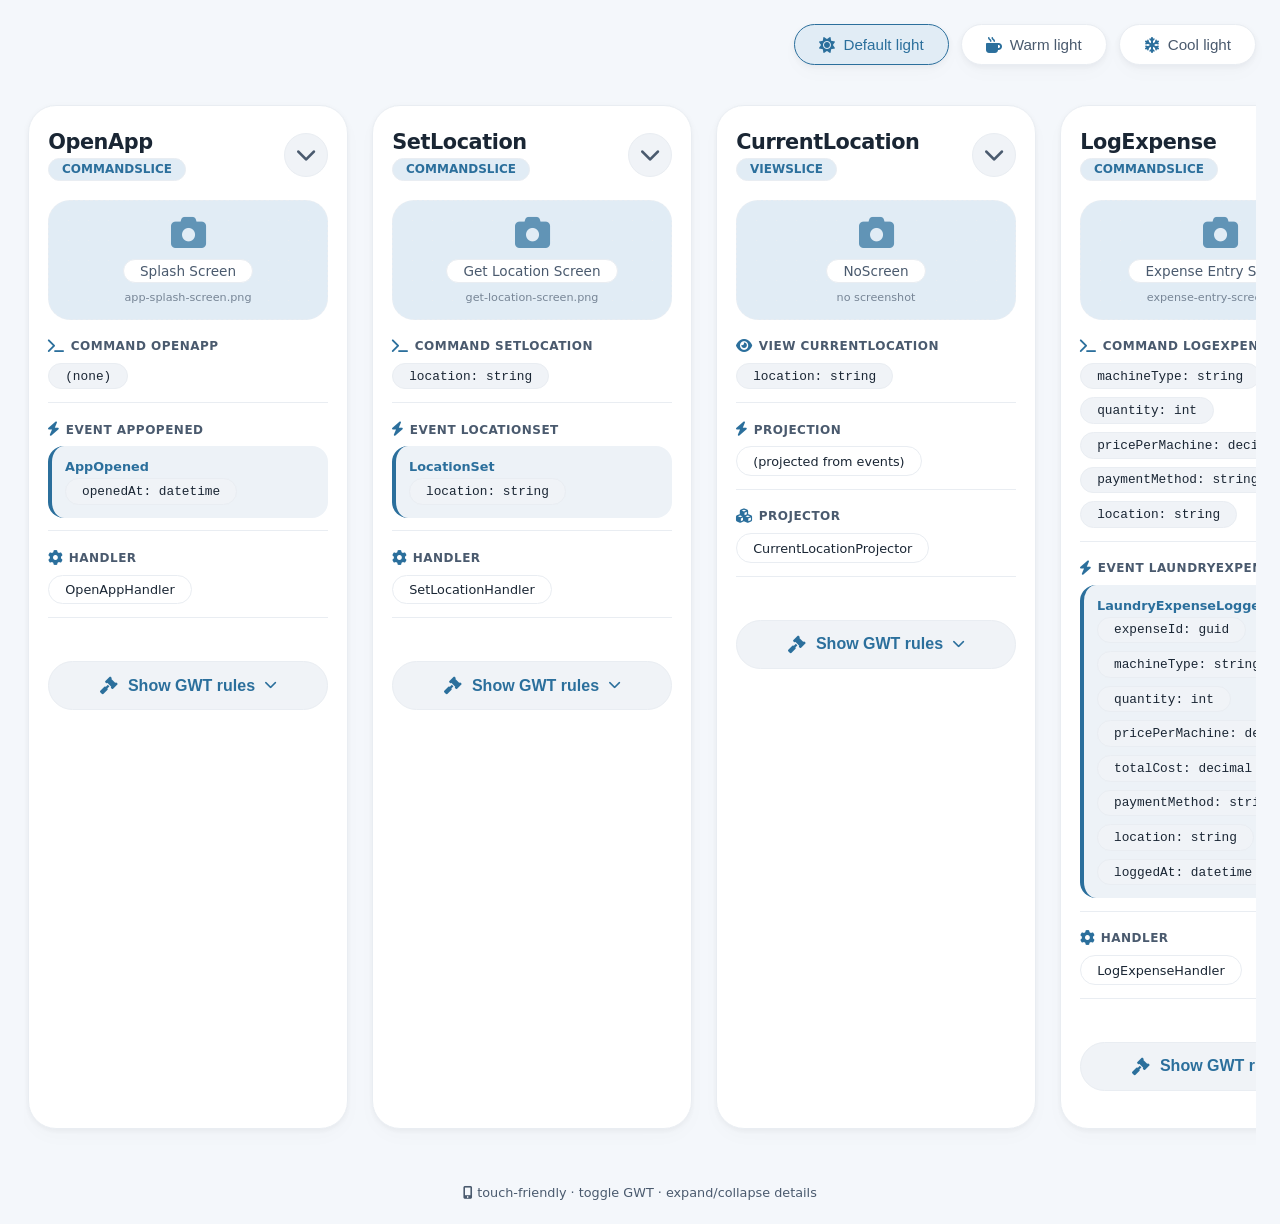
<file: exploration/deepseek_html_20260315_1f9d44.html>
<!DOCTYPE html>
<html lang="en">
<head>
    <meta charset="UTF-8">
    <meta name="viewport" content="width=device-width, initial-scale=1.0, user-scalable=yes">
    <title>LaundryLog · event modeling (light themes)</title>
    <!-- Font Awesome 6 (free) for icons & touch-friendly controls -->
    <link rel="stylesheet" href="https://cdnjs.cloudflare.com/ajax/libs/font-awesome/6.0.0-beta3/css/all.min.css">
    <style>
        /* ----- RESET & BASE (light mode first) ----- */
        * {
            box-sizing: border-box;
            margin: 0;
            padding: 0;
        }

        body {
            font-family: 'Inter', system-ui, -apple-system, BlinkMacSystemFont, 'Segoe UI', Roboto, sans-serif;
            background: var(--bg-body);
            color: var(--text-primary);
            padding: 1.5rem;
            min-height: 100vh;
            display: flex;
            flex-direction: column;
            transition: background-color 0.2s, color 0.2s;
        }

        /* light theme variables (default) */
        body {
            --bg-body: #f4f7fb;
            --bg-card: #ffffff;
            --border-light: #e9edf2;
            --text-primary: #1a2634;
            --text-secondary: #4a5a6e;
            --accent-primary: #2b6f9c;
            --accent-soft: #e1ecf5;
            --badge-bg: #f0f3f7;
            --shadow: 0 8px 20px rgba(0,0,0,0.02), 0 2px 6px rgba(0,20,40,0.05);
            --hover-bg: #f9fcff;
            --gwt-bg: #f8fafd;
            --code-bg: #edf2f7;
        }

        /* warm light theme */
        body.theme-warm {
            --bg-body: #fef7f0;
            --bg-card: #fffaf5;
            --border-light: #f0e5da;
            --text-primary: #342a1f;
            --text-secondary: #685e54;
            --accent-primary: #b16e4b;
            --accent-soft: #ffefe4;
            --badge-bg: #f5ede5;
            --shadow: 0 8px 20px rgba(100, 50, 10, 0.03);
            --hover-bg: #fff4ea;
            --gwt-bg: #fdf3ea;
            --code-bg: #f7e9de;
        }

        /* cool light theme */
        body.theme-cool {
            --bg-body: #eff9f5;
            --bg-card: #ffffff;
            --border-light: #d9eee5;
            --text-primary: #1c3d35;
            --text-secondary: #3f5f56;
            --accent-primary: #2c7a6e;
            --accent-soft: #d9f0ea;
            --badge-bg: #e2f0eb;
            --shadow: 0 8px 20px rgba(20, 80, 60, 0.03);
            --hover-bg: #f3fdf9;
            --gwt-bg: #edf9f4;
            --code-bg: #e0f0e9;
        }

        /* ----- LAYOUT ----- */
        .theme-panel {
            display: flex;
            gap: 0.75rem;
            justify-content: flex-end;
            margin-bottom: 2rem;
            flex-wrap: wrap;
        }

        .theme-btn {
            background: var(--bg-card);
            border: 1px solid var(--border-light);
            border-radius: 40px;
            padding: 0.7rem 1.5rem;
            font-size: 0.95rem;
            font-weight: 500;
            color: var(--text-secondary);
            cursor: pointer;
            box-shadow: var(--shadow);
            transition: all 0.15s;
            display: inline-flex;
            align-items: center;
            gap: 8px;
            touch-action: manipulation;
        }

        .theme-btn i {
            color: var(--accent-primary);
            font-size: 1rem;
        }

        .theme-btn.active {
            border-color: var(--accent-primary);
            background: var(--accent-soft);
            color: var(--accent-primary);
        }

        .columns-container {
            display: flex;
            flex-direction: row;
            gap: 1.5rem;
            overflow-x: auto;
            padding: 0.5rem 0.25rem 1.5rem 0.25rem;
            scrollbar-width: thin;
            scrollbar-color: var(--accent-primary) var(--border-light);
            -webkit-overflow-scrolling: touch;
        }

        .columns-container::-webkit-scrollbar {
            height: 8px;
        }
        .columns-container::-webkit-scrollbar-track {
            background: var(--border-light);
            border-radius: 20px;
        }
        .columns-container::-webkit-scrollbar-thumb {
            background: var(--accent-primary);
            border-radius: 20px;
        }

        /* ----- SLICE COLUMN CARD ----- */
        .slice-column {
            flex: 0 0 320px;
            background: var(--bg-card);
            border-radius: 28px;
            box-shadow: var(--shadow);
            border: 1px solid var(--border-light);
            padding: 1.5rem 1.2rem 1.5rem 1.2rem;
            transition: background 0.2s, border 0.2s;
            display: flex;
            flex-direction: column;
            backdrop-filter: blur(2px);
            touch-action: pan-y pinch-zoom; /* preserve scroll */
        }

        /* header always visible */
        .col-header {
            display: flex;
            align-items: center;
            justify-content: space-between;
            margin-bottom: 1.2rem;
        }
        .title-group {
            display: flex;
            flex-direction: column;
            gap: 4px;
        }
        .slice-name {
            font-weight: 700;
            font-size: 1.3rem;
            letter-spacing: -0.02em;
            color: var(--text-primary);
        }
        .slice-type {
            font-size: 0.75rem;
            font-weight: 600;
            text-transform: uppercase;
            color: var(--accent-primary);
            background: var(--accent-soft);
            display: inline-block;
            padding: 0.2rem 0.8rem;
            border-radius: 30px;
            width: fit-content;
            border: 1px solid var(--border-light);
        }
        .collapse-btn {
            background: var(--badge-bg);
            border: 1px solid var(--border-light);
            color: var(--text-secondary);
            width: 44px;
            height: 44px;
            border-radius: 50%;
            display: flex;
            align-items: center;
            justify-content: center;
            font-size: 1.3rem;
            cursor: pointer;
            transition: 0.1s;
            touch-action: manipulation;
        }
        .collapse-btn:hover {
            background: var(--hover-bg);
            color: var(--accent-primary);
        }

        /* origin image / snapshot placeholder */
        .origin-snapshot {
            background: var(--accent-soft);
            border: 1px dashed var(--border-light);
            border-radius: 22px;
            height: 120px;
            margin-bottom: 1.2rem;
            display: flex;
            flex-direction: column;
            align-items: center;
            justify-content: center;
            color: var(--text-secondary);
            font-size: 0.85rem;
            font-weight: 500;
            gap: 8px;
            transition: background 0.2s;
            background-image: radial-gradient(circle at 20px 20px, var(--border-light) 1px, transparent 1px);
            background-size: 20px 20px;
        }
        .origin-snapshot i {
            font-size: 2.2rem;
            opacity: 0.7;
            color: var(--accent-primary);
        }
        .snapshot-label {
            background: var(--bg-card);
            padding: 0.2rem 1rem;
            border-radius: 40px;
            border: 1px solid var(--border-light);
            max-width: 90%;
            white-space: nowrap;
            overflow: hidden;
            text-overflow: ellipsis;
        }

        /* collapsible details section */
        .details-section {
            transition: opacity 0.2s, margin 0.2s;
            margin-bottom: 1rem;
        }
        .details-section.collapsed {
            display: none;
        }

        /* info blocks */
        .info-block {
            margin-bottom: 1.2rem;
            border-bottom: 1px solid var(--border-light);
            padding-bottom: 0.8rem;
        }
        .block-title {
            font-size: 0.75rem;
            text-transform: uppercase;
            letter-spacing: 0.5px;
            font-weight: 600;
            color: var(--text-secondary);
            margin-bottom: 0.6rem;
            display: flex;
            align-items: center;
            gap: 6px;
        }
        .block-title i {
            color: var(--accent-primary);
            font-size: 0.9rem;
        }
        .field-list {
            display: flex;
            flex-wrap: wrap;
            gap: 8px;
        }
        .field-tag {
            background: var(--badge-bg);
            border-radius: 30px;
            padding: 0.3rem 1rem;
            font-size: 0.8rem;
            border: 1px solid var(--border-light);
            color: var(--text-primary);
            font-family: 'SF Mono', 'Fira Code', monospace;
        }
        .event-row {
            background: var(--code-bg);
            border-radius: 16px;
            padding: 0.8rem;
            font-size: 0.8rem;
            border-left: 4px solid var(--accent-primary);
        }
        .event-name {
            font-weight: 700;
            color: var(--accent-primary);
            margin-bottom: 4px;
        }
        .handler-name {
            background: var(--bg-card);
            border-radius: 20px;
            padding: 0.4rem 1rem;
            border: 1px solid var(--border-light);
            display: inline-block;
            font-size: 0.8rem;
            font-weight: 500;
        }

        /* GWT toggle button (always visible, touch friendly) */
        .gwt-toggle-btn {
            width: 100%;
            background: var(--badge-bg);
            border: 1px solid var(--border-light);
            border-radius: 50px;
            padding: 0.9rem 0.5rem;
            font-weight: 600;
            font-size: 1rem;
            color: var(--accent-primary);
            display: flex;
            align-items: center;
            justify-content: center;
            gap: 10px;
            margin: 0.5rem 0 0.8rem 0;
            cursor: pointer;
            transition: 0.15s;
            touch-action: manipulation;
        }
        .gwt-toggle-btn i {
            font-size: 1.1rem;
        }
        .gwt-toggle-btn:hover {
            background: var(--hover-bg);
            border-color: var(--accent-primary);
        }

        /* GWT block (hidden by default) */
        .gwt-block {
            background: var(--gwt-bg);
            border-radius: 24px;
            padding: 1rem;
            border: 1px solid var(--border-light);
            transition: 0.2s;
            margin-top: 0.2rem;
        }
        .gwt-block.hidden {
            display: none;
        }
        .gwt-item {
            background: var(--bg-card);
            border-radius: 18px;
            padding: 1rem;
            margin-bottom: 0.8rem;
            border: 1px solid var(--border-light);
            font-size: 0.85rem;
        }
        .gwt-item:last-child {
            margin-bottom: 0;
        }
        .gwt-given, .gwt-when, .gwt-then {
            display: flex;
            align-items: baseline;
            gap: 8px;
            margin-bottom: 6px;
        }
        .gwt-label {
            font-weight: 600;
            color: var(--text-secondary);
            min-width: 55px;
            text-transform: uppercase;
            font-size: 0.7rem;
        }
        .gwt-value {
            color: var(--text-primary);
            font-family: 'SF Mono', monospace;
            background: var(--code-bg);
            padding: 0.2rem 0.6rem;
            border-radius: 30px;
        }
        .gwt-desc {
            margin-top: 8px;
            font-style: italic;
            color: var(--text-secondary);
            border-top: 1px dashed var(--border-light);
            padding-top: 6px;
        }

        .small-note {
            font-size: 0.7rem;
            color: var(--text-secondary);
            margin-top: 8px;
            text-align: right;
        }

        /* touch adjustments */
        button {
            cursor: pointer;
            -webkit-tap-highlight-color: transparent;
        }
        .fa-chevron-down, .fa-chevron-up {
            pointer-events: none;
        }
    </style>
</head>
<body>
    <!-- theme switcher (light mode styles) -->
    <div class="theme-panel">
        <button class="theme-btn active" data-theme="default"><i class="fas fa-sun"></i> Default light</button>
        <button class="theme-btn" data-theme="warm"><i class="fas fa-mug-hot"></i> Warm light</button>
        <button class="theme-btn" data-theme="cool"><i class="fas fa-snowflake"></i> Cool light</button>
    </div>

    <!-- columns container (event modeling slices) -->
    <div class="columns-container" id="columnsContainer"></div>

    <script>
        (function() {
            // ---------- SLICE DATA (from provided .toml files) ----------
            const slices = [
                {
                    id: "019644a1-b1a0-7000-8000-000000000100",
                    name: "OpenApp",
                    type: "CommandSlice",
                    description: "Truck driver opens the LaundryLog app",
                    origin: { name: "Splash Screen", snapshot: "app-splash-screen.png", facets: ["business.emd"] },
                    command: { name: "OpenApp", fields: [] },
                    handler: "OpenAppHandler",
                    events: [{ name: "AppOpened", fields: [{ name: "openedAt", type: "datetime" }] }],
                    gwt: [{
                        name: "OpenApp",
                        given: "Unit",
                        when: "OpenApp",
                        then: "AppOpened",
                        description: "No prior state needed. App opened."
                    }]
                },
                {
                    id: "019644a1-b1a0-7000-8000-000000000300",
                    name: "SetLocation",
                    type: "CommandSlice",
                    description: "Truck driver provides the laundromat location",
                    origin: { name: "Get Location Screen", snapshot: "get-location-screen.png", facets: ["business.emd"] },
                    command: { name: "SetLocation", fields: [{ name: "location", type: "string" }] },
                    handler: "SetLocationHandler",
                    events: [{ name: "LocationSet", fields: [{ name: "location", type: "string" }] }],
                    gwt: [{
                        name: "SetLocation",
                        given: ["AppOpened"],
                        when: "SetLocation",
                        then: "LocationSet",
                        description: "App has been opened, driver provides location."
                    }]
                },
                {
                    id: "019644a1-b1a0-7000-8000-000000000400",
                    name: "CurrentLocation",
                    type: "ViewSlice",
                    description: "Provides the current laundromat location for expense entry",
                    origin: { name: "NoScreen", snapshot: null, facets: ["business"] },
                    view: { name: "CurrentLocation", fields: [{ name: "location", type: "string" }] },
                    projector: "CurrentLocationProjector",
                    events: [],  // no event directly; view projection based on LocationSet
                    gwt: [{
                        name: "LocationAvailable",
                        given: ["LocationSet"],
                        then: "CurrentLocation",
                        description: "Location has been set, provide it for expense entry."
                    }]
                },
                {
                    id: "019644a1-b1a0-7000-8000-000000000500",
                    name: "LogExpense",
                    type: "CommandSlice",
                    description: "Truck driver logs a laundry expense",
                    origin: { name: "Expense Entry Screen", snapshot: "expense-entry-screen.png", facets: ["business.emd"] },
                    command: { name: "LogExpense", fields: [
                        { name: "machineType", type: "string" },
                        { name: "quantity", type: "int" },
                        { name: "pricePerMachine", type: "decimal" },
                        { name: "paymentMethod", type: "string" },
                        { name: "location", type: "string" }
                    ]},
                    handler: "LogExpenseHandler",
                    events: [{ name: "LaundryExpenseLogged", fields: [
                        { name: "expenseId", type: "guid" },
                        { name: "machineType", type: "string" },
                        { name: "quantity", type: "int" },
                        { name: "pricePerMachine", type: "decimal" },
                        { name: "totalCost", type: "decimal" },
                        { name: "paymentMethod", type: "string" },
                        { name: "location", type: "string" },
                        { name: "loggedAt", type: "datetime" }
                    ]}],
                    gwt: [{
                        name: "LogNewExpense",
                        given: ["LocationSet"],
                        when: "LogExpense",
                        then: "LaundryExpenseLogged",
                        description: "Location must be established. Driver logs expense details."
                    }]
                },
                {
                    id: "019644a1-b1a0-7000-8000-000000000600",
                    name: "RecentExpenses",
                    type: "ViewSlice",
                    description: "Shows recently logged laundry expenses",
                    origin: { name: "NoScreen", snapshot: null, facets: ["business"] },
                    view: { name: "RecentExpenses", fields: [
                        { name: "expenses", type: "list" },
                        { name: "totalSpent", type: "decimal" },
                        { name: "expenseCount", type: "int" },
                        { name: "location", type: "string" }
                    ]},
                    projector: "RecentExpensesProjector",
                    events: [],
                    gwt: [{
                        name: "RecentExpensesWithinWindow",
                        given: ["LaundryExpenseLogged"],
                        when: "loggedAt within 3 hours",
                        then: "RecentExpenses",
                        description: "Shows all expenses logged within the last 3 hours."
                    }]
                }
            ];

            // Helper: format field list
            function renderFields(fields) {
                if (!fields || fields.length === 0) return '<span class="field-tag">(none)</span>';
                return fields.map(f => `<span class="field-tag">${f.name}: ${f.type}</span>`).join('');
            }

            // Render a slice column
            function renderSlice(slice) {
                const col = document.createElement('div');
                col.className = 'slice-column';
                col.dataset.id = slice.id;

                // ----- header with collapse button -----
                const header = document.createElement('div');
                header.className = 'col-header';
                header.innerHTML = `
                    <div class="title-group">
                        <span class="slice-name">${slice.name}</span>
                        <span class="slice-type">${slice.type}</span>
                    </div>
                    <button class="collapse-btn" aria-label="Toggle details"><i class="fas fa-chevron-down"></i></button>
                `;

                // ----- origin snapshot (image placeholder) -----
                const originDiv = document.createElement('div');
                originDiv.className = 'origin-snapshot';
                const snapshotName = slice.origin.snapshot ? slice.origin.snapshot : 'no screenshot';
                originDiv.innerHTML = `
                    <i class="fas fa-camera"></i>
                    <span class="snapshot-label">${slice.origin.name}</span>
                    <span style="font-size:0.7rem; opacity:0.7;">${snapshotName}</span>
                `;

                // ----- collapsible details section (command / view, events, handler) -----
                const detailsDiv = document.createElement('div');
                detailsDiv.className = 'details-section';

                // command or view block
                let cmdHtml = '';
                if (slice.command) {
                    cmdHtml = `
                        <div class="info-block">
                            <div class="block-title"><i class="fas fa-terminal"></i> COMMAND ${slice.command.name}</div>
                            <div class="field-list">${renderFields(slice.command.fields)}</div>
                        </div>
                    `;
                } else if (slice.view) {
                    cmdHtml = `
                        <div class="info-block">
                            <div class="block-title"><i class="fas fa-eye"></i> VIEW ${slice.view.name}</div>
                            <div class="field-list">${renderFields(slice.view.fields)}</div>
                        </div>
                    `;
                }

                // events block
                let eventsHtml = '';
                if (slice.events.length > 0) {
                    eventsHtml = slice.events.map(ev => `
                        <div class="info-block">
                            <div class="block-title"><i class="fas fa-bolt"></i> EVENT ${ev.name}</div>
                            <div class="event-row">
                                <div class="event-name">${ev.name}</div>
                                <div class="field-list">${renderFields(ev.fields)}</div>
                            </div>
                        </div>
                    `).join('');
                } else {
                    eventsHtml = `<div class="info-block"><div class="block-title"><i class="fas fa-bolt"></i> PROJECTION</div><div class="handler-name">(projected from events)</div></div>`;
                }

                // handler / projector
                const handlerName = slice.handler || slice.projector || '—';
                const handlerIcon = slice.handler ? 'fa-gear' : 'fa-cubes';
                const handlerHtml = `
                    <div class="info-block">
                        <div class="block-title"><i class="fas ${handlerIcon}"></i> ${slice.handler ? 'HANDLER' : 'PROJECTOR'}</div>
                        <span class="handler-name">${handlerName}</span>
                    </div>
                `;

                detailsDiv.innerHTML = cmdHtml + eventsHtml + handlerHtml;

                // ----- GWT toggle button and block -----
                const gwtToggle = document.createElement('button');
                gwtToggle.className = 'gwt-toggle-btn';
                gwtToggle.innerHTML = '<i class="fas fa-gavel"></i> <span>Show GWT rules</span> <i class="fas fa-chevron-down" style="font-size:0.8rem;"></i>';

                const gwtBlock = document.createElement('div');
                gwtBlock.className = 'gwt-block hidden';

                if (slice.gwt && slice.gwt.length > 0) {
                    slice.gwt.forEach(g => {
                        const givenVal = Array.isArray(g.given) ? g.given.join(', ') : g.given;
                        const whenVal = g.when || '—';
                        const thenVal = g.then;
                        const item = document.createElement('div');
                        item.className = 'gwt-item';
                        item.innerHTML = `
                            <div class="gwt-given"><span class="gwt-label">GIVEN</span><span class="gwt-value">${givenVal}</span></div>
                            ${whenVal !== '—' ? `<div class="gwt-when"><span class="gwt-label">WHEN</span><span class="gwt-value">${whenVal}</span></div>` : ''}
                            <div class="gwt-then"><span class="gwt-label">THEN</span><span class="gwt-value">${thenVal}</span></div>
                            <div class="gwt-desc">${g.description || ''}</div>
                        `;
                        gwtBlock.appendChild(item);
                    });
                } else {
                    gwtBlock.innerHTML = '<div class="gwt-item">(no GWT rules defined)</div>';
                }

                // assemble column
                col.appendChild(header);
                col.appendChild(originDiv);
                col.appendChild(detailsDiv);
                col.appendChild(gwtToggle);
                col.appendChild(gwtBlock);

                // ----- attach event listeners for this column -----
                const collapseBtn = header.querySelector('.collapse-btn');
                const details = detailsDiv;
                const toggleBtn = gwtToggle;
                const gwtDiv = gwtBlock;
                let detailsVisible = true;
                let gwtVisible = false;

                collapseBtn.addEventListener('click', (e) => {
                    e.stopPropagation();
                    detailsVisible = !detailsVisible;
                    if (detailsVisible) {
                        details.classList.remove('collapsed');
                        collapseBtn.innerHTML = '<i class="fas fa-chevron-down"></i>';
                    } else {
                        details.classList.add('collapsed');
                        collapseBtn.innerHTML = '<i class="fas fa-chevron-up"></i>';
                    }
                });

                toggleBtn.addEventListener('click', (e) => {
                    e.stopPropagation();
                    gwtVisible = !gwtVisible;
                    if (gwtVisible) {
                        gwtDiv.classList.remove('hidden');
                        toggleBtn.innerHTML = '<i class="fas fa-gavel"></i> <span>Hide GWT rules</span> <i class="fas fa-chevron-up" style="font-size:0.8rem;"></i>';
                    } else {
                        gwtDiv.classList.add('hidden');
                        toggleBtn.innerHTML = '<i class="fas fa-gavel"></i> <span>Show GWT rules</span> <i class="fas fa-chevron-down" style="font-size:0.8rem;"></i>';
                    }
                });

                return col;
            }

            // render all columns into container
            const container = document.getElementById('columnsContainer');
            slices.forEach(s => container.appendChild(renderSlice(s)));

            // ----- THEME SWITCHER (light mode variations) -----
            const themeBtns = document.querySelectorAll('.theme-btn');
            themeBtns.forEach(btn => {
                btn.addEventListener('click', () => {
                    const theme = btn.dataset.theme;
                    document.body.className = ''; // reset
                    if (theme === 'warm') document.body.classList.add('theme-warm');
                    else if (theme === 'cool') document.body.classList.add('theme-cool');
                    else document.body.classList.add('theme-default'); // default

                    themeBtns.forEach(b => b.classList.remove('active'));
                    btn.classList.add('active');
                });
            });

            // ensure default theme active
            document.body.classList.add('theme-default');
        })();
    </script>
    <!-- tiny footer note (optional) -->
    <div style="margin-top: 2rem; text-align: center; font-size: 0.8rem; color: var(--text-secondary);">
        <i class="fas fa-mobile-alt"></i> touch-friendly · toggle GWT · expand/collapse details
    </div>
</body>
</html>
</file>
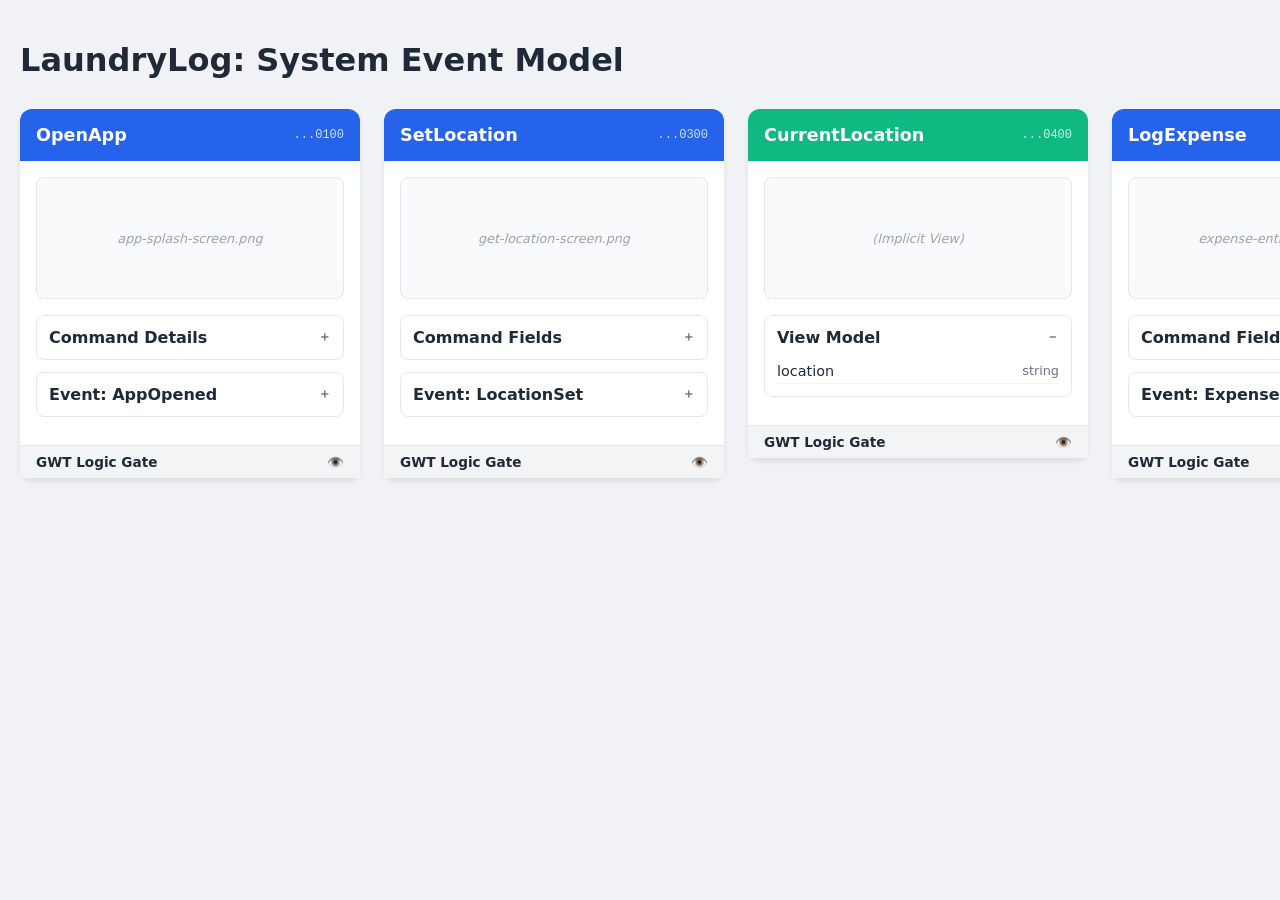
<file: exploration/genemi-template.html>
﻿<!DOCTYPE html>
<html lang="en">
<head>
    <meta charset="UTF-8">
    <meta name="viewport" content="width=device-width, initial-scale=1.0">
    <title>LaundryLog Event Model Board</title>
    <style>
        :root {
            --bg-canvas: #f0f2f5;
            --command-blue: #2563eb;
            --view-green: #10b981;
            --text-main: #1f2937;
            --card-bg: #ffffff;
            --border-light: #e5e7eb;
            --gwt-bg: #fffbeb;
            --gwt-border: #f59e0b;
        }

        body {
            font-family: 'Segoe UI', system-ui, -apple-system, sans-serif;
            background-color: var(--bg-canvas);
            color: var(--text-main);
            margin: 0;
            padding: 20px;
            overflow-x: auto;
        }

        /* The horizontal board */
        .board {
            display: flex;
            gap: 24px;
            padding-bottom: 40px;
            align-items: flex-start;
        }

        /* Modern, Touch-friendly Slice Column */
        .slice-column {
            min-width: 340px;
            max-width: 340px;
            background: var(--card-bg);
            border-radius: 12px;
            box-shadow: 0 4px 6px -1px rgba(0, 0, 0, 0.1);
            display: flex;
            flex-direction: column;
            transition: transform 0.2s ease;
        }

        /* Header logic based on Slice Type */
        .slice-header {
            padding: 16px;
            border-radius: 12px 12px 0 0;
            color: white;
            display: flex;
            justify-content: space-between;
            align-items: center;
        }

        .header-command { background-color: var(--command-blue); }
        .header-view { background-color: var(--view-green); }

        .slice-title { font-weight: 700; font-size: 1.1rem; }
        .slice-id { font-size: 0.75rem; opacity: 0.8; font-family: monospace; }

        .content-area { padding: 16px; }

        /* Snapshot styling */
        .snapshot-container {
            background: #f9fafb;
            border: 1px solid var(--border-light);
            border-radius: 8px;
            margin-bottom: 16px;
            text-align: center;
            overflow: hidden;
            min-height: 120px;
            display: flex;
            align-items: center;
            justify-content: center;
        }

        .snapshot-placeholder {
            color: #9ca3af;
            font-size: 0.8rem;
            font-style: italic;
        }

        /* Collapsible Data Sections */
        details {
            margin-bottom: 12px;
            border: 1px solid var(--border-light);
            border-radius: 8px;
            background: #fff;
        }

        summary {
            padding: 12px;
            font-weight: 600;
            cursor: pointer;
            list-style: none;
            display: flex;
            justify-content: space-between;
            align-items: center;
            user-select: none;
        }

        summary::after { content: '＋'; font-size: 0.8rem; color: #6b7280; }
        details[open] summary::after { content: '－'; }

        .field-list {
            padding: 0 12px 12px 12px;
            margin: 0;
            list-style: none;
            font-size: 0.9rem;
        }

        .field-item {
            padding: 4px 0;
            border-bottom: 1px solid #f3f4f6;
            display: flex;
            justify-content: space-between;
        }

        .field-type { color: #6b7280; font-size: 0.8rem; }

        /* GWT Section */
        .gwt-toggle-bar {
            background: #f3f4f6;
            padding: 8px 16px;
            display: flex;
            justify-content: space-between;
            align-items: center;
            cursor: pointer;
            font-size: 0.85rem;
            font-weight: 600;
            border-top: 1px solid var(--border-light);
        }

        .gwt-block {
            padding: 16px;
            background: var(--gwt-bg);
            border-top: 2px solid var(--gwt-border);
            display: none; /* Collapsed by default */
        }

        .gwt-block.visible { display: block; }

        .gwt-line { margin-bottom: 8px; font-size: 0.85rem; }
        .gwt-label { font-weight: 800; color: #b45309; margin-right: 4px; }

        /* Theme Variations */
        .theme-glass { backdrop-filter: blur(10px); background: rgba(255, 255, 255, 0.8); }
    </style>
</head>
<body>

<h1 style="margin-bottom: 30px;">LaundryLog: System Event Model</h1>

<div class="board">

    <div class="slice-column">
        <div class="slice-header header-command">
            <span class="slice-title">OpenApp</span>
            <span class="slice-id">...0100</span>
        </div>
        <div class="content-area">
            <div class="snapshot-container">
                <span class="snapshot-placeholder">app-splash-screen.png</span>
            </div>
            <details>
                <summary>Command Details</summary>
                <ul class="field-list"><li class="field-item">Unit <span class="field-type">None</span></li></ul>
            </details>
            <details>
                <summary>Event: AppOpened</summary>
                <ul class="field-list">
                    <li class="field-item">openedAt <span class="field-type">datetime</span></li>
                </ul>
            </details>
        </div>
        <div class="gwt-toggle-bar" onclick="toggleGWT(this)">
            <span>GWT Logic Gate</span>
            <span>👁️</span>
        </div>
        <div class="gwt-block">
            <div class="gwt-line"><span class="gwt-label">GIVEN</span> Unit</div>
            <div class="gwt-line"><span class="gwt-label">WHEN</span> OpenApp</div>
            <div class="gwt-line"><span class="gwt-label">THEN</span> AppOpened</div>
        </div>
    </div>

    <div class="slice-column">
        <div class="slice-header header-command">
            <span class="slice-title">SetLocation</span>
            <span class="slice-id">...0300</span>
        </div>
        <div class="content-area">
            <div class="snapshot-container">
                <span class="snapshot-placeholder">get-location-screen.png</span>
            </div>
            <details>
                <summary>Command Fields</summary>
                <ul class="field-list">
                    <li class="field-item">location <span class="field-type">string</span></li>
                </ul>
            </details>
            <details>
                <summary>Event: LocationSet</summary>
                <ul class="field-list">
                    <li class="field-item">location <span class="field-type">string</span></li>
                </ul>
            </details>
        </div>
        <div class="gwt-toggle-bar" onclick="toggleGWT(this)">
            <span>GWT Logic Gate</span>
            <span>👁️</span>
        </div>
        <div class="gwt-block">
            <div class="gwt-line"><span class="gwt-label">GIVEN</span> AppOpened</div>
            <div class="gwt-line"><span class="gwt-label">WHEN</span> SetLocation</div>
            <div class="gwt-line"><span class="gwt-label">THEN</span> LocationSet</div>
        </div>
    </div>

    <div class="slice-column">
        <div class="slice-header header-view">
            <span class="slice-title">CurrentLocation</span>
            <span class="slice-id">...0400</span>
        </div>
        <div class="content-area">
            <div class="snapshot-container">
                <span class="snapshot-placeholder">(Implicit View)</span>
            </div>
            <details open>
                <summary>View Model</summary>
                <ul class="field-list">
                    <li class="field-item">location <span class="field-type">string</span></li>
                </ul>
            </details>
        </div>
        <div class="gwt-toggle-bar" onclick="toggleGWT(this)">
            <span>GWT Logic Gate</span>
            <span>👁️</span>
        </div>
        <div class="gwt-block">
            <div class="gwt-line"><span class="gwt-label">GIVEN</span> LocationSet</div>
            <div class="gwt-line"><span class="gwt-label">THEN</span> CurrentLocation</div>
        </div>
    </div>

    <div class="slice-column">
        <div class="slice-header header-command">
            <span class="slice-title">LogExpense</span>
            <span class="slice-id">...0500</span>
        </div>
        <div class="content-area">
            <div class="snapshot-container">
                <span class="snapshot-placeholder">expense-entry-screen.png</span>
            </div>
            <details>
                <summary>Command Fields</summary>
                <ul class="field-list">
                    <li class="field-item">machineType <span class="field-type">string</span></li>
                    <li class="field-item">quantity <span class="field-type">int</span></li>
                    <li class="field-item">pricePerMachine <span class="field-type">decimal</span></li>
                    <li class="field-item">paymentMethod <span class="field-type">string</span></li>
                </ul>
            </details>
            <details>
                <summary>Event: ExpenseLogged</summary>
                <ul class="field-list">
                    <li class="field-item">expenseId <span class="field-type">guid</span></li>
                    <li class="field-item">totalCost <span class="field-type">decimal</span></li>
                </ul>
            </details>
        </div>
        <div class="gwt-toggle-bar" onclick="toggleGWT(this)">
            <span>GWT Logic Gate</span>
            <span>👁️</span>
        </div>
        <div class="gwt-block">
            <div class="gwt-line"><span class="gwt-label">GIVEN</span> LocationSet</div>
            <div class="gwt-line"><span class="gwt-label">WHEN</span> LogExpense</div>
            <div class="gwt-line"><span class="gwt-label">THEN</span> LaundryExpenseLogged</div>
        </div>
    </div>

    <div class="slice-column">
        <div class="slice-header header-view">
            <span class="slice-title">RecentExpenses</span>
            <span class="slice-id">...0600</span>
        </div>
        <div class="content-area">
            <div class="snapshot-container">
                <span class="snapshot-placeholder">(No Screen)</span>
            </div>
            <details open>
                <summary>Read Model</summary>
                <ul class="field-list">
                    <li class="field-item">expenses <span class="field-type">list</span></li>
                    <li class="field-item">totalSpent <span class="field-type">decimal</span></li>
                    <li class="field-item">expenseCount <span class="field-type">int</span></li>
                </ul>
            </details>
        </div>
        <div class="gwt-toggle-bar" onclick="toggleGWT(this)">
            <span>GWT Logic Gate</span>
            <span>👁️</span>
        </div>
        <div class="gwt-block">
            <div class="gwt-line"><span class="gwt-label">GIVEN</span> LaundryExpenseLogged</div>
            <div class="gwt-line"><span class="gwt-label">WHEN</span> loggedAt < 3hrs</div>
            <div class="gwt-line"><span class="gwt-label">THEN</span> RecentExpenses</div>
        </div>
    </div>

</div>

<script>
    function toggleGWT(element) {
        const block = element.nextElementSibling;
        block.classList.toggle('visible');
    }
</script>

</body>
</html>
</file>
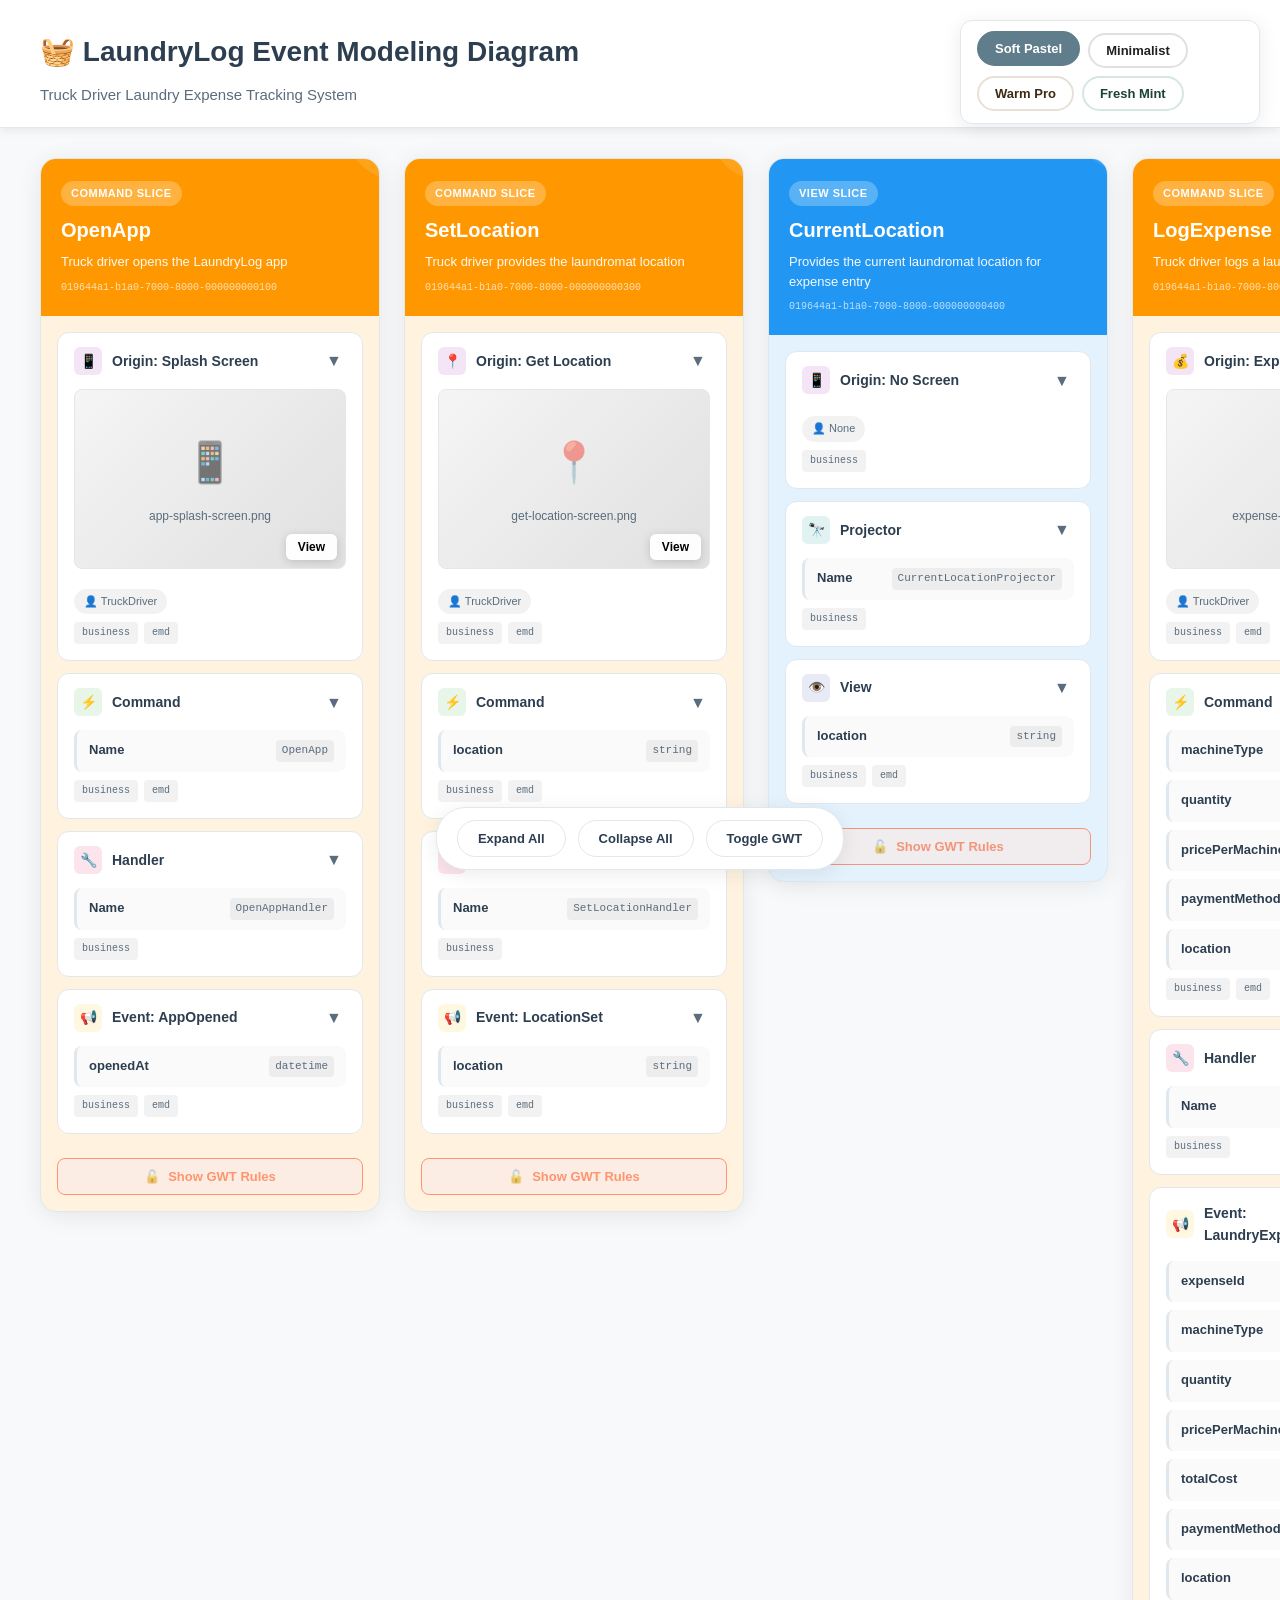
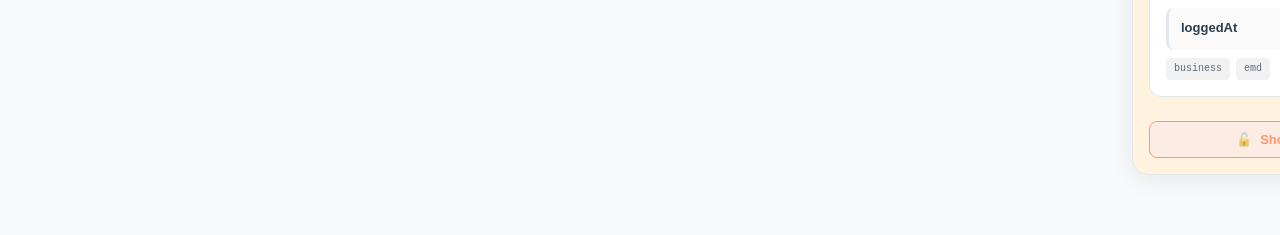
<file: exploration/kimi-laundrylog_event_modeling_diagram.html>
<!DOCTYPE html>
<html lang="en">
<head>
    <meta charset="UTF-8">
    <meta name="viewport" content="width=device-width, initial-scale=1.0">
    <title>LaundryLog Event Modeling Diagram</title>
    <style>
        * {
            margin: 0;
            padding: 0;
            box-sizing: border-box;
        }

        :root {
            /* Theme 1: Soft Pastel (Default) */
            --bg-primary: #f8f9fa;
            --bg-secondary: #ffffff;
            --text-primary: #2c3e50;
            --text-secondary: #5a6c7d;
            --border-color: #e1e8ed;
            --shadow: rgba(0, 0, 0, 0.08);

            /* Slice Type Colors */
            --command-slice: #fff3e0;
            --command-header: #ff9800;
            --view-slice: #e3f2fd;
            --view-header: #2196f3;

            /* Section Colors */
            --origin-bg: #f3e5f5;
            --origin-border: #9c27b0;
            --command-bg: #e8f5e9;
            --command-border: #4caf50;
            --event-bg: #fff8e1;
            --event-border: #ffc107;
            --handler-bg: #fce4ec;
            --handler-border: #e91e63;
            --projector-bg: #e0f2f1;
            --projector-border: #009688;
            --view-bg: #e8eaf6;
            --view-border: #3f51b5;
            --gwt-bg: #fbe9e7;
            --gwt-border: #ff5722;

            /* Accent */
            --accent: #607d8b;
            --accent-hover: #455a64;
        }

        /* Theme 2: Clean Minimalist */
        [data-theme="minimal"] {
            --bg-primary: #fafafa;
            --bg-secondary: #ffffff;
            --text-primary: #212121;
            --text-secondary: #757575;
            --border-color: #e0e0e0;
            --shadow: rgba(0, 0, 0, 0.06);

            --command-slice: #ffffff;
            --command-header: #424242;
            --view-slice: #ffffff;
            --view-header: #616161;

            --origin-bg: #f5f5f5;
            --origin-border: #9e9e9e;
            --command-bg: #fafafa;
            --command-border: #bdbdbd;
            --event-bg: #fafafa;
            --event-border: #bdbdbd;
            --handler-bg: #fafafa;
            --handler-border: #bdbdbd;
            --projector-bg: #fafafa;
            --projector-border: #bdbdbd;
            --view-bg: #fafafa;
            --view-border: #bdbdbd;
            --gwt-bg: #fafafa;
            --gwt-border: #757575;

            --accent: #212121;
            --accent-hover: #000000;
        }

        /* Theme 3: Warm Professional */
        [data-theme="warm"] {
            --bg-primary: #fdfbf7;
            --bg-secondary: #ffffff;
            --text-primary: #3d2914;
            --text-secondary: #6b5b4f;
            --border-color: #e8e0d5;
            --shadow: rgba(61, 41, 20, 0.08);

            --command-slice: #fef9f3;
            --command-header: #d4a574;
            --view-slice: #f5f0e8;
            --view-header: #8b7355;

            --origin-bg: #faf5f0;
            --origin-border: #c4a77d;
            --command-bg: #f5f0e8;
            --command-border: #a89080;
            --event-bg: #fcf8f3;
            --event-border: #d4b896;
            --handler-bg: #faf5f0;
            --handler-border: #b8a090;
            --projector-bg: #f5f0e8;
            --projector-border: #9a8b7a;
            --view-bg: #faf8f5;
            --view-border: #a89080;
            --gwt-bg: #fdf8f3;
            --gwt-border: #c9a87c;

            --accent: #6b5b4f;
            --accent-hover: #3d2914;
        }

        /* Theme 4: Fresh Mint */
        [data-theme="mint"] {
            --bg-primary: #f0f7f4;
            --bg-secondary: #ffffff;
            --text-primary: #1b4332;
            --text-secondary: #52796f;
            --border-color: #d4e7e0;
            --shadow: rgba(27, 67, 50, 0.08);

            --command-slice: #e8f5e9;
            --command-header: #2e7d32;
            --view-slice: #e0f2f1;
            --view-header: #00695c;

            --origin-bg: #f1f8e9;
            --origin-border: #689f38;
            --command-bg: #e8f5e9;
            --command-border: #4caf50;
            --event-bg: #fffde7;
            --event-border: #fbc02d;
            --handler-bg: #e0f7fa;
            --handler-border: #00acc1;
            --projector-bg: #e8f5e9;
            --projector-border: #43a047;
            --view-bg: #e0f2f1;
            --view-border: #00897b;
            --gwt-bg: #f3e5f5;
            --gwt-border: #8e24aa;

            --accent: #52796f;
            --accent-hover: #1b4332;
        }

        body {
            font-family: -apple-system, BlinkMacSystemFont, 'Segoe UI', Roboto, 'Helvetica Neue', Arial, sans-serif;
            background: var(--bg-primary);
            color: var(--text-primary);
            line-height: 1.6;
            overflow-x: auto;
            min-height: 100vh;
        }

        /* Theme Switcher */
        .theme-switcher {
            position: fixed;
            top: 20px;
            right: 20px;
            z-index: 1000;
            background: var(--bg-secondary);
            padding: 12px 16px;
            border-radius: 12px;
            box-shadow: 0 4px 20px var(--shadow);
            border: 1px solid var(--border-color);
            display: flex;
            gap: 8px;
            flex-wrap: wrap;
            max-width: 300px;
        }

        .theme-btn {
            padding: 8px 16px;
            border: 2px solid var(--border-color);
            background: var(--bg-secondary);
            color: var(--text-primary);
            border-radius: 20px;
            cursor: pointer;
            font-size: 13px;
            font-weight: 600;
            transition: all 0.2s ease;
            touch-action: manipulation;
        }

        .theme-btn:hover, .theme-btn.active {
            border-color: var(--accent);
            background: var(--accent);
            color: white;
            transform: translateY(-2px);
        }

        /* Header */
        .diagram-header {
            padding: 30px 40px 20px;
            background: var(--bg-secondary);
            border-bottom: 1px solid var(--border-color);
            position: sticky;
            top: 0;
            z-index: 100;
            box-shadow: 0 2px 10px var(--shadow);
        }

        .diagram-header h1 {
            font-size: 28px;
            font-weight: 700;
            margin-bottom: 8px;
            display: flex;
            align-items: center;
            gap: 12px;
        }

        .diagram-header .subtitle {
            color: var(--text-secondary);
            font-size: 15px;
        }

        /* Diagram Container */
        .diagram-container {
            display: flex;
            gap: 24px;
            padding: 30px 40px 60px;
            min-width: max-content;
            align-items: flex-start;
        }

        /* Slice Column */
        .slice-column {
            width: 340px;
            flex-shrink: 0;
            background: var(--bg-secondary);
            border-radius: 16px;
            box-shadow: 0 4px 24px var(--shadow);
            overflow: hidden;
            border: 1px solid var(--border-color);
            transition: transform 0.2s ease, box-shadow 0.2s ease;
        }

        .slice-column:hover {
            transform: translateY(-4px);
            box-shadow: 0 8px 32px var(--shadow);
        }

        .slice-column.command-slice {
            background: var(--command-slice);
        }

        .slice-column.view-slice {
            background: var(--view-slice);
        }

        /* Slice Header */
        .slice-header {
            padding: 20px;
            color: white;
            position: relative;
            overflow: hidden;
        }

        .command-slice .slice-header {
            background: var(--command-header);
        }

        .view-slice .slice-header {
            background: var(--view-header);
        }

        .slice-header::before {
            content: '';
            position: absolute;
            top: -50%;
            right: -20%;
            width: 100px;
            height: 100px;
            background: rgba(255,255,255,0.1);
            border-radius: 50%;
        }

        .slice-type-badge {
            display: inline-block;
            padding: 4px 10px;
            background: rgba(255,255,255,0.25);
            border-radius: 20px;
            font-size: 11px;
            font-weight: 700;
            text-transform: uppercase;
            letter-spacing: 0.5px;
            margin-bottom: 8px;
        }

        .slice-title {
            font-size: 20px;
            font-weight: 700;
            margin-bottom: 6px;
        }

        .slice-description {
            font-size: 13px;
            opacity: 0.95;
            line-height: 1.5;
        }

        .slice-id {
            font-size: 10px;
            opacity: 0.7;
            margin-top: 8px;
            font-family: 'SF Mono', Monaco, monospace;
        }

        /* Slice Content */
        .slice-content {
            padding: 16px;
            display: flex;
            flex-direction: column;
            gap: 12px;
        }

        /* Collapsible Section */
        .collapsible-section {
            background: var(--bg-secondary);
            border-radius: 12px;
            border: 1px solid var(--border-color);
            overflow: hidden;
        }

        .section-header {
            padding: 14px 16px;
            display: flex;
            align-items: center;
            justify-content: space-between;
            cursor: pointer;
            user-select: none;
            transition: background 0.2s ease;
            touch-action: manipulation;
        }

        .section-header:hover {
            background: rgba(0,0,0,0.02);
        }

        .section-title {
            display: flex;
            align-items: center;
            gap: 10px;
            font-weight: 600;
            font-size: 14px;
        }

        .section-icon {
            width: 28px;
            height: 28px;
            border-radius: 6px;
            display: flex;
            align-items: center;
            justify-content: center;
            font-size: 14px;
        }

        .origin-section .section-icon { background: var(--origin-bg); color: var(--origin-border); }
        .command-section .section-icon { background: var(--command-bg); color: var(--command-border); }
        .event-section .section-icon { background: var(--event-bg); color: var(--event-border); }
        .handler-section .section-icon { background: var(--handler-bg); color: var(--handler-border); }
        .projector-section .section-icon { background: var(--projector-bg); color: var(--projector-border); }
        .view-section .section-icon { background: var(--view-bg); color: var(--view-border); }
        .gwt-section .section-icon { background: var(--gwt-bg); color: var(--gwt-border); }

        .toggle-icon {
            width: 24px;
            height: 24px;
            display: flex;
            align-items: center;
            justify-content: center;
            transition: transform 0.3s ease;
            color: var(--text-secondary);
        }

        .collapsible-section.collapsed .toggle-icon {
            transform: rotate(-90deg);
        }

        .section-content {
            max-height: 1000px;
            overflow: hidden;
            transition: max-height 0.3s ease, padding 0.3s ease;
        }

        .collapsible-section.collapsed .section-content {
            max-height: 0;
        }

        .section-inner {
            padding: 0 16px 16px;
        }

        /* Screen Snapshot */
        .screen-snapshot {
            width: 100%;
            height: 180px;
            background: linear-gradient(135deg, #f5f5f5 0%, #e0e0e0 100%);
            border-radius: 8px;
            display: flex;
            align-items: center;
            justify-content: center;
            margin-bottom: 12px;
            position: relative;
            overflow: hidden;
            border: 1px solid var(--border-color);
        }

        .screen-snapshot img {
            width: 100%;
            height: 100%;
            object-fit: cover;
        }

        .screen-placeholder {
            text-align: center;
            color: var(--text-secondary);
        }

        .screen-placeholder .icon {
            font-size: 40px;
            margin-bottom: 8px;
            opacity: 0.5;
        }

        .screen-placeholder span {
            font-size: 12px;
        }

        .view-btn {
            position: absolute;
            bottom: 8px;
            right: 8px;
            padding: 6px 12px;
            background: rgba(255,255,255,0.95);
            border: none;
            border-radius: 6px;
            font-size: 12px;
            font-weight: 600;
            cursor: pointer;
            box-shadow: 0 2px 8px rgba(0,0,0,0.15);
            transition: all 0.2s ease;
        }

        .view-btn:hover {
            transform: scale(1.05);
        }

        /* Data Fields */
        .data-field {
            display: flex;
            justify-content: space-between;
            padding: 10px 12px;
            background: rgba(0,0,0,0.02);
            border-radius: 8px;
            margin-bottom: 8px;
            font-size: 13px;
            border-left: 3px solid var(--border-color);
        }

        .data-field:last-child {
            margin-bottom: 0;
        }

        .field-name {
            font-weight: 600;
            color: var(--text-primary);
        }

        .field-type {
            color: var(--text-secondary);
            font-family: 'SF Mono', Monaco, monospace;
            font-size: 11px;
            background: rgba(0,0,0,0.05);
            padding: 2px 6px;
            border-radius: 4px;
        }

        /* GWT Block */
        .gwt-block {
            background: var(--gwt-bg);
            border: 1px solid var(--gwt-border);
            border-radius: 10px;
            padding: 14px;
            margin-top: 8px;
        }

        .gwt-title {
            font-weight: 700;
            font-size: 12px;
            color: var(--gwt-border);
            margin-bottom: 10px;
            text-transform: uppercase;
            letter-spacing: 0.5px;
        }

        .gwt-rule {
            display: flex;
            flex-direction: column;
            gap: 6px;
            padding: 10px;
            background: rgba(255,255,255,0.6);
            border-radius: 6px;
            margin-bottom: 8px;
        }

        .gwt-rule:last-child {
            margin-bottom: 0;
        }

        .gwt-label {
            font-size: 10px;
            text-transform: uppercase;
            color: var(--text-secondary);
            font-weight: 700;
            letter-spacing: 0.5px;
        }

        .gwt-value {
            font-size: 13px;
            color: var(--text-primary);
            font-weight: 500;
        }

        .gwt-description {
            font-size: 12px;
            color: var(--text-secondary);
            font-style: italic;
            margin-top: 4px;
            padding-top: 6px;
            border-top: 1px dashed var(--border-color);
        }

        /* GWT Toggle Button */
        .gwt-toggle-btn {
            width: 100%;
            padding: 10px;
            background: var(--gwt-bg);
            border: 1px solid var(--gwt-border);
            border-radius: 8px;
            color: var(--gwt-border);
            font-weight: 600;
            font-size: 13px;
            cursor: pointer;
            display: flex;
            align-items: center;
            justify-content: center;
            gap: 8px;
            transition: all 0.2s ease;
            margin-top: 12px;
            touch-action: manipulation;
        }

        .gwt-toggle-btn:hover {
            background: var(--gwt-border);
            color: white;
        }

        .gwt-toggle-btn.hidden-gwt {
            opacity: 0.6;
        }

        /* Swimlane Tag */
        .swimlane-tag {
            display: inline-flex;
            align-items: center;
            gap: 6px;
            padding: 4px 10px;
            background: rgba(0,0,0,0.05);
            border-radius: 20px;
            font-size: 11px;
            color: var(--text-secondary);
            margin-top: 8px;
        }

        /* Facets */
        .facets-list {
            display: flex;
            flex-wrap: wrap;
            gap: 6px;
            margin-top: 8px;
        }

        .facet-tag {
            padding: 3px 8px;
            background: rgba(0,0,0,0.05);
            border-radius: 4px;
            font-size: 10px;
            color: var(--text-secondary);
            font-family: 'SF Mono', Monaco, monospace;
        }

        /* Modal */
        .modal-overlay {
            position: fixed;
            top: 0;
            left: 0;
            right: 0;
            bottom: 0;
            background: rgba(0,0,0,0.6);
            backdrop-filter: blur(4px);
            z-index: 2000;
            display: none;
            align-items: center;
            justify-content: center;
            padding: 20px;
        }

        .modal-overlay.active {
            display: flex;
        }

        .modal-content {
            background: var(--bg-secondary);
            border-radius: 20px;
            max-width: 900px;
            width: 100%;
            max-height: 90vh;
            overflow: hidden;
            box-shadow: 0 25px 50px rgba(0,0,0,0.25);
            animation: modalSlide 0.3s ease;
        }

        @keyframes modalSlide {
            from {
                opacity: 0;
                transform: translateY(30px) scale(0.95);
            }
            to {
                opacity: 1;
                transform: translateY(0) scale(1);
            }
        }

        .modal-header {
            padding: 20px 24px;
            border-bottom: 1px solid var(--border-color);
            display: flex;
            justify-content: space-between;
            align-items: center;
        }

        .modal-title {
            font-size: 18px;
            font-weight: 700;
        }

        .modal-close {
            width: 36px;
            height: 36px;
            border: none;
            background: rgba(0,0,0,0.05);
            border-radius: 50%;
            cursor: pointer;
            font-size: 20px;
            display: flex;
            align-items: center;
            justify-content: center;
            transition: all 0.2s ease;
        }

        .modal-close:hover {
            background: rgba(0,0,0,0.1);
            transform: rotate(90deg);
        }

        .modal-body {
            padding: 24px;
            overflow-y: auto;
            max-height: calc(90vh - 80px);
        }

        .modal-image {
            width: 100%;
            border-radius: 12px;
            border: 1px solid var(--border-color);
        }

        /* Responsive */
        @media (max-width: 768px) {
            .diagram-container {
                padding: 20px;
                gap: 16px;
            }

            .slice-column {
                width: 300px;
            }

            .theme-switcher {
                top: 10px;
                right: 10px;
                padding: 8px 12px;
            }

            .theme-btn {
                padding: 6px 12px;
                font-size: 12px;
            }
        }

        /* Connection Lines (Visual Only) */
        .connection-indicator {
            position: absolute;
            right: -24px;
            top: 50%;
            transform: translateY(-50%);
            width: 24px;
            height: 2px;
            background: var(--border-color);
        }

        .slice-column {
            position: relative;
        }

        /* Expand All / Collapse All */
        .global-controls {
            position: fixed;
            bottom: 30px;
            left: 50%;
            transform: translateX(-50%);
            display: flex;
            gap: 12px;
            z-index: 500;
            background: var(--bg-secondary);
            padding: 12px 20px;
            border-radius: 30px;
            box-shadow: 0 4px 20px var(--shadow);
            border: 1px solid var(--border-color);
        }

        .control-btn {
            padding: 10px 20px;
            border: 1px solid var(--border-color);
            background: var(--bg-secondary);
            color: var(--text-primary);
            border-radius: 20px;
            font-weight: 600;
            font-size: 13px;
            cursor: pointer;
            transition: all 0.2s ease;
            touch-action: manipulation;
        }

        .control-btn:hover {
            border-color: var(--accent);
            color: var(--accent);
            transform: translateY(-2px);
        }
    </style>
</head>
<body>
    <!-- Theme Switcher -->
    <div class="theme-switcher">
        <button class="theme-btn active" data-theme="default">Soft Pastel</button>
        <button class="theme-btn" data-theme="minimal">Minimalist</button>
        <button class="theme-btn" data-theme="warm">Warm Pro</button>
        <button class="theme-btn" data-theme="mint">Fresh Mint</button>
    </div>

    <!-- Header -->
    <div class="diagram-header">
        <h1>🧺 LaundryLog Event Modeling Diagram</h1>
        <div class="subtitle">Truck Driver Laundry Expense Tracking System</div>
    </div>

    <!-- Diagram Container -->
    <div class="diagram-container">

        <!-- Slice 1: OpenApp (Command Slice) -->
        <div class="slice-column command-slice" data-slice-id="019644a1-b1a0-7000-8000-000000000100">
            <div class="slice-header">
                <div class="slice-type-badge">Command Slice</div>
                <div class="slice-title">OpenApp</div>
                <div class="slice-description">Truck driver opens the LaundryLog app</div>
                <div class="slice-id">019644a1-b1a0-7000-8000-000000000100</div>
            </div>

            <div class="slice-content">
                <!-- Origin Section -->
                <div class="collapsible-section origin-section">
                    <div class="section-header" onclick="toggleSection(this)">
                        <div class="section-title">
                            <div class="section-icon">📱</div>
                            <span>Origin: Splash Screen</span>
                        </div>
                        <div class="toggle-icon">▼</div>
                    </div>
                    <div class="section-content">
                        <div class="section-inner">
                            <div class="screen-snapshot">
                                <div class="screen-placeholder">
                                    <div class="icon">📱</div>
                                    <span>app-splash-screen.png</span>
                                </div>
                                <button class="view-btn" onclick="openModal('Splash Screen', 'app-splash-screen.png')">View</button>
                            </div>
                            <div class="swimlane-tag">👤 TruckDriver</div>
                            <div class="facets-list">
                                <span class="facet-tag">business</span>
                                <span class="facet-tag">emd</span>
                            </div>
                        </div>
                    </div>
                </div>

                <!-- Command Section -->
                <div class="collapsible-section command-section">
                    <div class="section-header" onclick="toggleSection(this)">
                        <div class="section-title">
                            <div class="section-icon">⚡</div>
                            <span>Command</span>
                        </div>
                        <div class="toggle-icon">▼</div>
                    </div>
                    <div class="section-content">
                        <div class="section-inner">
                            <div class="data-field">
                                <span class="field-name">Name</span>
                                <span class="field-type">OpenApp</span>
                            </div>
                            <div class="facets-list">
                                <span class="facet-tag">business</span>
                                <span class="facet-tag">emd</span>
                            </div>
                        </div>
                    </div>
                </div>

                <!-- Handler Section -->
                <div class="collapsible-section handler-section">
                    <div class="section-header" onclick="toggleSection(this)">
                        <div class="section-title">
                            <div class="section-icon">🔧</div>
                            <span>Handler</span>
                        </div>
                        <div class="toggle-icon">▼</div>
                    </div>
                    <div class="section-content">
                        <div class="section-inner">
                            <div class="data-field">
                                <span class="field-name">Name</span>
                                <span class="field-type">OpenAppHandler</span>
                            </div>
                            <div class="facets-list">
                                <span class="facet-tag">business</span>
                            </div>
                        </div>
                    </div>
                </div>

                <!-- Event Section -->
                <div class="collapsible-section event-section">
                    <div class="section-header" onclick="toggleSection(this)">
                        <div class="section-title">
                            <div class="section-icon">📢</div>
                            <span>Event: AppOpened</span>
                        </div>
                        <div class="toggle-icon">▼</div>
                    </div>
                    <div class="section-content">
                        <div class="section-inner">
                            <div class="data-field">
                                <span class="field-name">openedAt</span>
                                <span class="field-type">datetime</span>
                            </div>
                            <div class="facets-list">
                                <span class="facet-tag">business</span>
                                <span class="facet-tag">emd</span>
                            </div>
                        </div>
                    </div>
                </div>

                <!-- GWT Section (Toggleable) -->
                <button class="gwt-toggle-btn" onclick="toggleGWT(this)">
                    <span>🔒</span>
                    <span>Hide GWT Rules</span>
                </button>

                <div class="gwt-section collapsible-section">
                    <div class="section-header" onclick="toggleSection(this)">
                        <div class="section-title">
                            <div class="section-icon">🎯</div>
                            <span>GWT Rules</span>
                        </div>
                        <div class="toggle-icon">▼</div>
                    </div>
                    <div class="section-content">
                        <div class="section-inner">
                            <div class="gwt-block">
                                <div class="gwt-title">Rule: OpenApp</div>
                                <div class="gwt-rule">
                                    <span class="gwt-label">Given</span>
                                    <span class="gwt-value">Unit</span>
                                </div>
                                <div class="gwt-rule">
                                    <span class="gwt-label">When</span>
                                    <span class="gwt-value">OpenApp</span>
                                </div>
                                <div class="gwt-rule">
                                    <span class="gwt-label">Then</span>
                                    <span class="gwt-value">AppOpened</span>
                                </div>
                                <div class="gwt-description">No prior state needed. App opened.</div>
                            </div>
                            <div class="facets-list">
                                <span class="facet-tag">business</span>
                                <span class="facet-tag">emd</span>
                                <span class="facet-tag">gwt</span>
                            </div>
                        </div>
                    </div>
                </div>
            </div>
        </div>

        <!-- Slice 2: SetLocation (Command Slice) -->
        <div class="slice-column command-slice" data-slice-id="019644a1-b1a0-7000-8000-000000000300">
            <div class="slice-header">
                <div class="slice-type-badge">Command Slice</div>
                <div class="slice-title">SetLocation</div>
                <div class="slice-description">Truck driver provides the laundromat location</div>
                <div class="slice-id">019644a1-b1a0-7000-8000-000000000300</div>
            </div>

            <div class="slice-content">
                <div class="collapsible-section origin-section">
                    <div class="section-header" onclick="toggleSection(this)">
                        <div class="section-title">
                            <div class="section-icon">📍</div>
                            <span>Origin: Get Location</span>
                        </div>
                        <div class="toggle-icon">▼</div>
                    </div>
                    <div class="section-content">
                        <div class="section-inner">
                            <div class="screen-snapshot">
                                <div class="screen-placeholder">
                                    <div class="icon">📍</div>
                                    <span>get-location-screen.png</span>
                                </div>
                                <button class="view-btn" onclick="openModal('Get Location Screen', 'get-location-screen.png')">View</button>
                            </div>
                            <div class="swimlane-tag">👤 TruckDriver</div>
                            <div class="facets-list">
                                <span class="facet-tag">business</span>
                                <span class="facet-tag">emd</span>
                            </div>
                        </div>
                    </div>
                </div>

                <div class="collapsible-section command-section">
                    <div class="section-header" onclick="toggleSection(this)">
                        <div class="section-title">
                            <div class="section-icon">⚡</div>
                            <span>Command</span>
                        </div>
                        <div class="toggle-icon">▼</div>
                    </div>
                    <div class="section-content">
                        <div class="section-inner">
                            <div class="data-field">
                                <span class="field-name">location</span>
                                <span class="field-type">string</span>
                            </div>
                            <div class="facets-list">
                                <span class="facet-tag">business</span>
                                <span class="facet-tag">emd</span>
                            </div>
                        </div>
                    </div>
                </div>

                <div class="collapsible-section handler-section">
                    <div class="section-header" onclick="toggleSection(this)">
                        <div class="section-title">
                            <div class="section-icon">🔧</div>
                            <span>Handler</span>
                        </div>
                        <div class="toggle-icon">▼</div>
                    </div>
                    <div class="section-content">
                        <div class="section-inner">
                            <div class="data-field">
                                <span class="field-name">Name</span>
                                <span class="field-type">SetLocationHandler</span>
                            </div>
                            <div class="facets-list">
                                <span class="facet-tag">business</span>
                            </div>
                        </div>
                    </div>
                </div>

                <div class="collapsible-section event-section">
                    <div class="section-header" onclick="toggleSection(this)">
                        <div class="section-title">
                            <div class="section-icon">📢</div>
                            <span>Event: LocationSet</span>
                        </div>
                        <div class="toggle-icon">▼</div>
                    </div>
                    <div class="section-content">
                        <div class="section-inner">
                            <div class="data-field">
                                <span class="field-name">location</span>
                                <span class="field-type">string</span>
                            </div>
                            <div class="facets-list">
                                <span class="facet-tag">business</span>
                                <span class="facet-tag">emd</span>
                            </div>
                        </div>
                    </div>
                </div>

                <button class="gwt-toggle-btn" onclick="toggleGWT(this)">
                    <span>🔒</span>
                    <span>Hide GWT Rules</span>
                </button>

                <div class="gwt-section collapsible-section">
                    <div class="section-header" onclick="toggleSection(this)">
                        <div class="section-title">
                            <div class="section-icon">🎯</div>
                            <span>GWT Rules</span>
                        </div>
                        <div class="toggle-icon">▼</div>
                    </div>
                    <div class="section-content">
                        <div class="section-inner">
                            <div class="gwt-block">
                                <div class="gwt-title">Rule: SetLocation</div>
                                <div class="gwt-rule">
                                    <span class="gwt-label">Given</span>
                                    <span class="gwt-value">[AppOpened]</span>
                                </div>
                                <div class="gwt-rule">
                                    <span class="gwt-label">When</span>
                                    <span class="gwt-value">SetLocation</span>
                                </div>
                                <div class="gwt-rule">
                                    <span class="gwt-label">Then</span>
                                    <span class="gwt-value">LocationSet</span>
                                </div>
                                <div class="gwt-description">App has been opened, driver provides location.</div>
                            </div>
                            <div class="facets-list">
                                <span class="facet-tag">business</span>
                                <span class="facet-tag">emd</span>
                                <span class="facet-tag">gwt</span>
                            </div>
                        </div>
                    </div>
                </div>
            </div>
        </div>

        <!-- Slice 3: CurrentLocation (View Slice) -->
        <div class="slice-column view-slice" data-slice-id="019644a1-b1a0-7000-8000-000000000400">
            <div class="slice-header">
                <div class="slice-type-badge">View Slice</div>
                <div class="slice-title">CurrentLocation</div>
                <div class="slice-description">Provides the current laundromat location for expense entry</div>
                <div class="slice-id">019644a1-b1a0-7000-8000-000000000400</div>
            </div>

            <div class="slice-content">
                <div class="collapsible-section origin-section">
                    <div class="section-header" onclick="toggleSection(this)">
                        <div class="section-title">
                            <div class="section-icon">📱</div>
                            <span>Origin: No Screen</span>
                        </div>
                        <div class="toggle-icon">▼</div>
                    </div>
                    <div class="section-content">
                        <div class="section-inner">
                            <div class="swimlane-tag">👤 None</div>
                            <div class="facets-list">
                                <span class="facet-tag">business</span>
                            </div>
                        </div>
                    </div>
                </div>

                <div class="collapsible-section projector-section">
                    <div class="section-header" onclick="toggleSection(this)">
                        <div class="section-title">
                            <div class="section-icon">🔭</div>
                            <span>Projector</span>
                        </div>
                        <div class="toggle-icon">▼</div>
                    </div>
                    <div class="section-content">
                        <div class="section-inner">
                            <div class="data-field">
                                <span class="field-name">Name</span>
                                <span class="field-type">CurrentLocationProjector</span>
                            </div>
                            <div class="facets-list">
                                <span class="facet-tag">business</span>
                            </div>
                        </div>
                    </div>
                </div>

                <div class="collapsible-section view-section">
                    <div class="section-header" onclick="toggleSection(this)">
                        <div class="section-title">
                            <div class="section-icon">👁️</div>
                            <span>View</span>
                        </div>
                        <div class="toggle-icon">▼</div>
                    </div>
                    <div class="section-content">
                        <div class="section-inner">
                            <div class="data-field">
                                <span class="field-name">location</span>
                                <span class="field-type">string</span>
                            </div>
                            <div class="facets-list">
                                <span class="facet-tag">business</span>
                                <span class="facet-tag">emd</span>
                            </div>
                        </div>
                    </div>
                </div>

                <button class="gwt-toggle-btn" onclick="toggleGWT(this)">
                    <span>🔒</span>
                    <span>Hide GWT Rules</span>
                </button>

                <div class="gwt-section collapsible-section">
                    <div class="section-header" onclick="toggleSection(this)">
                        <div class="section-title">
                            <div class="section-icon">🎯</div>
                            <span>GWT Rules</span>
                        </div>
                        <div class="toggle-icon">▼</div>
                    </div>
                    <div class="section-content">
                        <div class="section-inner">
                            <div class="gwt-block">
                                <div class="gwt-title">Rule: LocationAvailable</div>
                                <div class="gwt-rule">
                                    <span class="gwt-label">Given</span>
                                    <span class="gwt-value">[LocationSet]</span>
                                </div>
                                <div class="gwt-rule">
                                    <span class="gwt-label">Then</span>
                                    <span class="gwt-value">CurrentLocation</span>
                                </div>
                                <div class="gwt-description">Location has been set, provide it for expense entry.</div>
                            </div>
                            <div class="facets-list">
                                <span class="facet-tag">business</span>
                                <span class="facet-tag">emd</span>
                                <span class="facet-tag">gwt</span>
                            </div>
                        </div>
                    </div>
                </div>
            </div>
        </div>

        <!-- Slice 4: LogExpense (Command Slice) -->
        <div class="slice-column command-slice" data-slice-id="019644a1-b1a0-7000-8000-000000000500">
            <div class="slice-header">
                <div class="slice-type-badge">Command Slice</div>
                <div class="slice-title">LogExpense</div>
                <div class="slice-description">Truck driver logs a laundry expense</div>
                <div class="slice-id">019644a1-b1a0-7000-8000-000000000500</div>
            </div>

            <div class="slice-content">
                <div class="collapsible-section origin-section">
                    <div class="section-header" onclick="toggleSection(this)">
                        <div class="section-title">
                            <div class="section-icon">💰</div>
                            <span>Origin: Expense Entry</span>
                        </div>
                        <div class="toggle-icon">▼</div>
                    </div>
                    <div class="section-content">
                        <div class="section-inner">
                            <div class="screen-snapshot">
                                <div class="screen-placeholder">
                                    <div class="icon">💰</div>
                                    <span>expense-entry-screen.png</span>
                                </div>
                                <button class="view-btn" onclick="openModal('Expense Entry Screen', 'expense-entry-screen.png')">View</button>
                            </div>
                            <div class="swimlane-tag">👤 TruckDriver</div>
                            <div class="facets-list">
                                <span class="facet-tag">business</span>
                                <span class="facet-tag">emd</span>
                            </div>
                        </div>
                    </div>
                </div>

                <div class="collapsible-section command-section">
                    <div class="section-header" onclick="toggleSection(this)">
                        <div class="section-title">
                            <div class="section-icon">⚡</div>
                            <span>Command</span>
                        </div>
                        <div class="toggle-icon">▼</div>
                    </div>
                    <div class="section-content">
                        <div class="section-inner">
                            <div class="data-field">
                                <span class="field-name">machineType</span>
                                <span class="field-type">string</span>
                            </div>
                            <div class="data-field">
                                <span class="field-name">quantity</span>
                                <span class="field-type">int</span>
                            </div>
                            <div class="data-field">
                                <span class="field-name">pricePerMachine</span>
                                <span class="field-type">decimal</span>
                            </div>
                            <div class="data-field">
                                <span class="field-name">paymentMethod</span>
                                <span class="field-type">string</span>
                            </div>
                            <div class="data-field">
                                <span class="field-name">location</span>
                                <span class="field-type">string</span>
                            </div>
                            <div class="facets-list">
                                <span class="facet-tag">business</span>
                                <span class="facet-tag">emd</span>
                            </div>
                        </div>
                    </div>
                </div>

                <div class="collapsible-section handler-section">
                    <div class="section-header" onclick="toggleSection(this)">
                        <div class="section-title">
                            <div class="section-icon">🔧</div>
                            <span>Handler</span>
                        </div>
                        <div class="toggle-icon">▼</div>
                    </div>
                    <div class="section-content">
                        <div class="section-inner">
                            <div class="data-field">
                                <span class="field-name">Name</span>
                                <span class="field-type">LogExpenseHandler</span>
                            </div>
                            <div class="facets-list">
                                <span class="facet-tag">business</span>
                            </div>
                        </div>
                    </div>
                </div>

                <div class="collapsible-section event-section">
                    <div class="section-header" onclick="toggleSection(this)">
                        <div class="section-title">
                            <div class="section-icon">📢</div>
                            <span>Event: LaundryExpenseLogged</span>
                        </div>
                        <div class="toggle-icon">▼</div>
                    </div>
                    <div class="section-content">
                        <div class="section-inner">
                            <div class="data-field">
                                <span class="field-name">expenseId</span>
                                <span class="field-type">guid</span>
                            </div>
                            <div class="data-field">
                                <span class="field-name">machineType</span>
                                <span class="field-type">string</span>
                            </div>
                            <div class="data-field">
                                <span class="field-name">quantity</span>
                                <span class="field-type">int</span>
                            </div>
                            <div class="data-field">
                                <span class="field-name">pricePerMachine</span>
                                <span class="field-type">decimal</span>
                            </div>
                            <div class="data-field">
                                <span class="field-name">totalCost</span>
                                <span class="field-type">decimal</span>
                            </div>
                            <div class="data-field">
                                <span class="field-name">paymentMethod</span>
                                <span class="field-type">string</span>
                            </div>
                            <div class="data-field">
                                <span class="field-name">location</span>
                                <span class="field-type">string</span>
                            </div>
                            <div class="data-field">
                                <span class="field-name">loggedAt</span>
                                <span class="field-type">datetime</span>
                            </div>
                            <div class="facets-list">
                                <span class="facet-tag">business</span>
                                <span class="facet-tag">emd</span>
                            </div>
                        </div>
                    </div>
                </div>

                <button class="gwt-toggle-btn" onclick="toggleGWT(this)">
                    <span>🔒</span>
                    <span>Hide GWT Rules</span>
                </button>

                <div class="gwt-section collapsible-section">
                    <div class="section-header" onclick="toggleSection(this)">
                        <div class="section-title">
                            <div class="section-icon">🎯</div>
                            <span>GWT Rules</span>
                        </div>
                        <div class="toggle-icon">▼</div>
                    </div>
                    <div class="section-content">
                        <div class="section-inner">
                            <div class="gwt-block">
                                <div class="gwt-title">Rule: LogNewExpense</div>
                                <div class="gwt-rule">
                                    <span class="gwt-label">Given</span>
                                    <span class="gwt-value">[LocationSet]</span>
                                </div>
                                <div class="gwt-rule">
                                    <span class="gwt-label">When</span>
                                    <span class="gwt-value">LogExpense</span>
                                </div>
                                <div class="gwt-rule">
                                    <span class="gwt-label">Then</span>
                                    <span class="gwt-value">LaundryExpenseLogged</span>
                                </div>
                                <div class="gwt-description">Location must be established. Driver logs expense details.</div>
                            </div>
                            <div class="facets-list">
                                <span class="facet-tag">business</span>
                                <span class="facet-tag">emd</span>
                            </div>
                        </div>
                    </div>
                </div>
            </div>
        </div>

        <!-- Slice 5: RecentExpenses (View Slice) -->
        <div class="slice-column view-slice" data-slice-id="019644a1-b1a0-7000-8000-000000000600">
            <div class="slice-header">
                <div class="slice-type-badge">View Slice</div>
                <div class="slice-title">RecentExpenses</div>
                <div class="slice-description">Shows recently logged laundry expenses</div>
                <div class="slice-id">019644a1-b1a0-7000-8000-000000000600</div>
            </div>

            <div class="slice-content">
                <div class="collapsible-section origin-section">
                    <div class="section-header" onclick="toggleSection(this)">
                        <div class="section-title">
                            <div class="section-icon">📱</div>
                            <span>Origin: No Screen</span>
                        </div>
                        <div class="toggle-icon">▼</div>
                    </div>
                    <div class="section-content">
                        <div class="section-inner">
                            <div class="swimlane-tag">👤 None</div>
                            <div class="facets-list">
                                <span class="facet-tag">business</span>
                            </div>
                        </div>
                    </div>
                </div>

                <div class="collapsible-section projector-section">
                    <div class="section-header" onclick="toggleSection(this)">
                        <div class="section-title">
                            <div class="section-icon">🔭</div>
                            <span>Projector</span>
                        </div>
                        <div class="toggle-icon">▼</div>
                    </div>
                    <div class="section-content">
                        <div class="section-inner">
                            <div class="data-field">
                                <span class="field-name">Name</span>
                                <span class="field-type">RecentExpensesProjector</span>
                            </div>
                            <div class="facets-list">
                                <span class="facet-tag">business</span>
                            </div>
                        </div>
                    </div>
                </div>

                <div class="collapsible-section view-section">
                    <div class="section-header" onclick="toggleSection(this)">
                        <div class="section-title">
                            <div class="section-icon">👁️</div>
                            <span>View</span>
                        </div>
                        <div class="toggle-icon">▼</div>
                    </div>
                    <div class="section-content">
                        <div class="section-inner">
                            <div class="data-field">
                                <span class="field-name">expenses</span>
                                <span class="field-type">list</span>
                            </div>
                            <div class="data-field">
                                <span class="field-name">totalSpent</span>
                                <span class="field-type">decimal</span>
                            </div>
                            <div class="data-field">
                                <span class="field-name">expenseCount</span>
                                <span class="field-type">int</span>
                            </div>
                            <div class="data-field">
                                <span class="field-name">location</span>
                                <span class="field-type">string</span>
                            </div>
                            <div class="facets-list">
                                <span class="facet-tag">business</span>
                                <span class="facet-tag">emd</span>
                            </div>
                        </div>
                    </div>
                </div>

                <button class="gwt-toggle-btn" onclick="toggleGWT(this)">
                    <span>🔒</span>
                    <span>Hide GWT Rules</span>
                </button>

                <div class="gwt-section collapsible-section">
                    <div class="section-header" onclick="toggleSection(this)">
                        <div class="section-title">
                            <div class="section-icon">🎯</div>
                            <span>GWT Rules</span>
                        </div>
                        <div class="toggle-icon">▼</div>
                    </div>
                    <div class="section-content">
                        <div class="section-inner">
                            <div class="gwt-block">
                                <div class="gwt-title">Rule: RecentExpensesWithinWindow</div>
                                <div class="gwt-rule">
                                    <span class="gwt-label">Given</span>
                                    <span class="gwt-value">[LaundryExpenseLogged]</span>
                                </div>
                                <div class="gwt-rule">
                                    <span class="gwt-label">When</span>
                                    <span class="gwt-value">loggedAt within 3 hours</span>
                                </div>
                                <div class="gwt-rule">
                                    <span class="gwt-label">Then</span>
                                    <span class="gwt-value">RecentExpenses</span>
                                </div>
                                <div class="gwt-description">Shows all expenses logged within the last 3 hours.</div>
                            </div>
                            <div class="facets-list">
                                <span class="facet-tag">business</span>
                                <span class="facet-tag">emd</span>
                                <span class="facet-tag">gwt</span>
                            </div>
                        </div>
                    </div>
                </div>
            </div>
        </div>

    </div>

    <!-- Global Controls -->
    <div class="global-controls">
        <button class="control-btn" onclick="expandAll()">Expand All</button>
        <button class="control-btn" onclick="collapseAll()">Collapse All</button>
        <button class="control-btn" onclick="toggleAllGWT()">Toggle GWT</button>
    </div>

    <!-- Modal -->
    <div class="modal-overlay" id="modal" onclick="closeModal(event)">
        <div class="modal-content" onclick="event.stopPropagation()">
            <div class="modal-header">
                <div class="modal-title" id="modal-title">Screen Preview</div>
                <button class="modal-close" onclick="closeModal()">×</button>
            </div>
            <div class="modal-body">
                <div class="screen-placeholder" style="padding: 60px 20px;">
                    <div class="icon" style="font-size: 80px;">📱</div>
                    <span style="font-size: 16px; color: var(--text-secondary);">Screen image would load here</span>
                    <p style="margin-top: 10px; font-size: 13px; color: var(--text-secondary);">File: <span id="modal-filename">screenshot.png</span></p>
                </div>
            </div>
        </div>
    </div>

    <script>
        // Theme Switching
        document.querySelectorAll('.theme-btn').forEach(btn => {
            btn.addEventListener('click', function() {
                document.querySelectorAll('.theme-btn').forEach(b => b.classList.remove('active'));
                this.classList.add('active');
                const theme = this.dataset.theme;
                if (theme === 'default') {
                    document.body.removeAttribute('data-theme');
                } else {
                    document.body.setAttribute('data-theme', theme);
                }
            });
        });

        // Toggle Section Collapse
        function toggleSection(header) {
            const section = header.parentElement;
            section.classList.toggle('collapsed');
        }

        // Toggle GWT Visibility
        function toggleGWT(btn) {
            const sliceColumn = btn.closest('.slice-column');
            const gwtSection = sliceColumn.querySelector('.gwt-section');
            const isHidden = gwtSection.style.display === 'none';

            if (isHidden) {
                gwtSection.style.display = 'block';
                btn.innerHTML = '<span>🔒</span><span>Hide GWT Rules</span>';
                btn.classList.remove('hidden-gwt');
            } else {
                gwtSection.style.display = 'none';
                btn.innerHTML = '<span>🔓</span><span>Show GWT Rules</span>';
                btn.classList.add('hidden-gwt');
            }
        }

        // Expand All Sections
        function expandAll() {
            document.querySelectorAll('.collapsible-section').forEach(section => {
                section.classList.remove('collapsed');
            });
        }

        // Collapse All Sections
        function collapseAll() {
            document.querySelectorAll('.collapsible-section').forEach(section => {
                section.classList.add('collapsed');
            });
        }

        // Toggle All GWT
        let gwtVisible = true;
        function toggleAllGWT() {
            gwtVisible = !gwtVisible;
            document.querySelectorAll('.gwt-toggle-btn').forEach(btn => {
                const sliceColumn = btn.closest('.slice-column');
                const gwtSection = sliceColumn.querySelector('.gwt-section');

                if (gwtVisible) {
                    gwtSection.style.display = 'block';
                    btn.innerHTML = '<span>🔒</span><span>Hide GWT Rules</span>';
                    btn.classList.remove('hidden-gwt');
                } else {
                    gwtSection.style.display = 'none';
                    btn.innerHTML = '<span>🔓</span><span>Show GWT Rules</span>';
                    btn.classList.add('hidden-gwt');
                }
            });
        }

        // Modal Functions
        function openModal(title, filename) {
            document.getElementById('modal-title').textContent = title;
            document.getElementById('modal-filename').textContent = filename;
            document.getElementById('modal').classList.add('active');
            document.body.style.overflow = 'hidden';
        }

        function closeModal(event) {
            if (!event || event.target.id === 'modal') {
                document.getElementById('modal').classList.remove('active');
                document.body.style.overflow = '';
            }
        }

        // Keyboard shortcuts
        document.addEventListener('keydown', function(e) {
            if (e.key === 'Escape') {
                closeModal();
            }
        });

        // Initialize - collapse GWT sections by default for cleaner view
        document.addEventListener('DOMContentLoaded', function() {
            document.querySelectorAll('.gwt-section').forEach(section => {
                section.style.display = 'none';
            });
            document.querySelectorAll('.gwt-toggle-btn').forEach(btn => {
                btn.innerHTML = '<span>🔓</span><span>Show GWT Rules</span>';
                btn.classList.add('hidden-gwt');
            });
            gwtVisible = false;
        });
    </script>
</body>
</html>
</file>
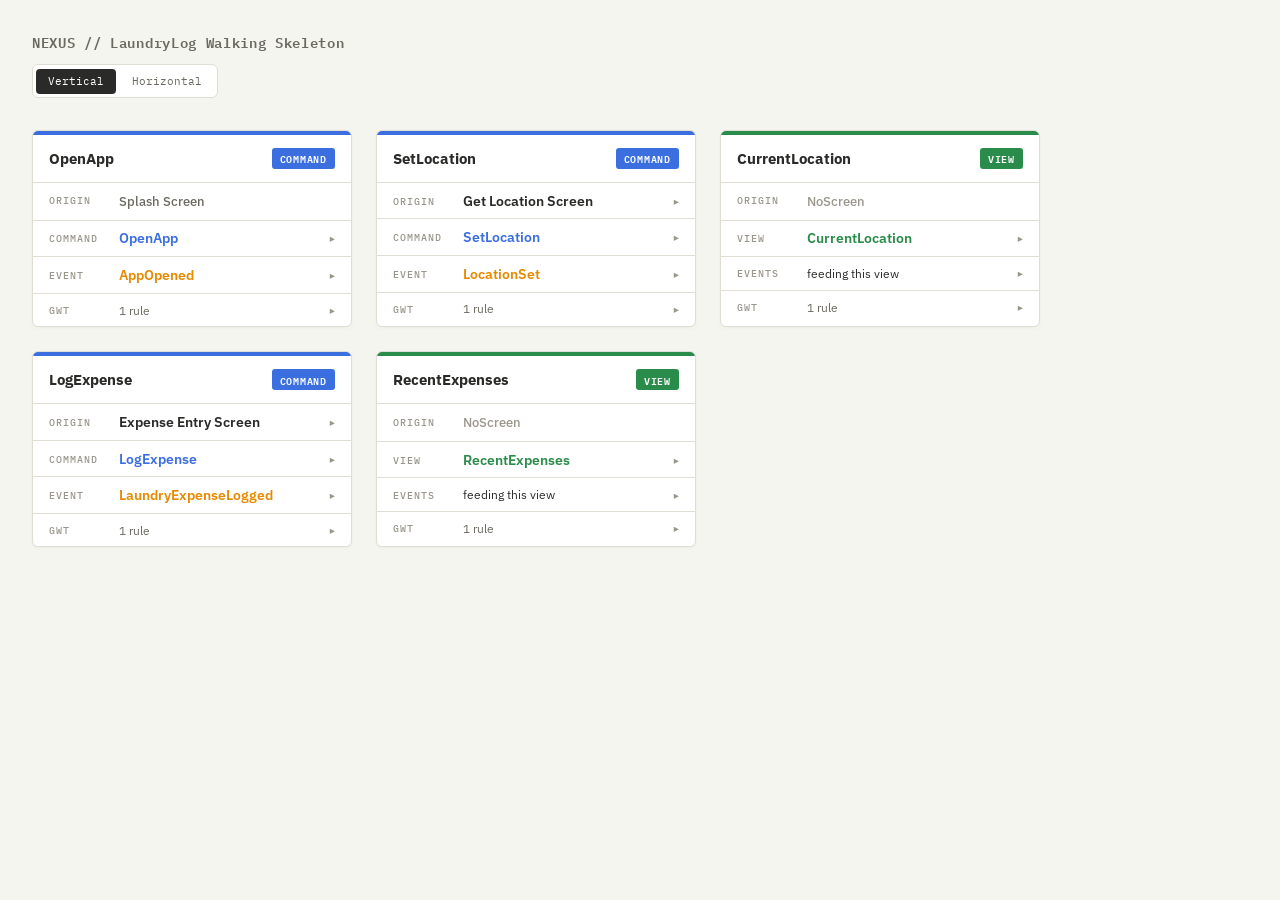
<file: exploration/nexus-slice-renderer.html>
<!DOCTYPE html>
<html lang="en">
<head>
<meta charset="UTF-8">
<meta name="viewport" content="width=device-width, initial-scale=1.0">
<title>NEXUS Slice Renderer</title>
<link rel="preconnect" href="https://fonts.googleapis.com">
<link href="https://fonts.googleapis.com/css2?family=IBM+Plex+Mono:ital,wght@0,400;0,500;0,600;1,400&family=IBM+Plex+Sans:wght@400;500;600;700&display=swap" rel="stylesheet">
<style>
  :root {
    --bg: #f5f5f0;
    --surface: #ffffff;
    --surface-alt: #fafaf7;
    --border: #e0ddd5;
    --border-strong: #c8c4ba;
    --text: #2a2a28;
    --text-secondary: #6b6960;
    --text-dim: #9a968c;

    --command-bg: #3b6fe0;
    --command-bg-soft: #eef3fc;
    --command-border: #b8cff0;
    --command-text: #ffffff;

    --event-bg: #e68a00;
    --event-bg-soft: #fef5e7;
    --event-border: #f0d5a0;
    --event-text: #ffffff;

    --view-bg: #2a8c4a;
    --view-bg-soft: #edf7f0;
    --view-border: #b0dbbe;
    --view-text: #ffffff;

    --error-bg: #d63031;
    --error-text: #d63031;

    --handler-bg: #f0ede6;
    --handler-border: #d8d4ca;
    --handler-text: var(--text-secondary);

    --gwt-given: #2a8c4a;
    --gwt-when: var(--command-bg);
    --gwt-then: var(--event-bg);

    --mono: 'IBM Plex Mono', monospace;
    --sans: 'IBM Plex Sans', system-ui, sans-serif;
    --radius: 6px;
    --radius-sm: 4px;
  }

  * { margin: 0; padding: 0; box-sizing: border-box; }

  body {
    background: var(--bg);
    color: var(--text);
    font-family: var(--sans);
    padding: 2rem;
    line-height: 1.5;
  }

  .page-header {
    margin-bottom: 2rem;
  }

  .page-header h1 {
    font-family: var(--mono);
    font-size: 0.85rem;
    font-weight: 600;
    color: var(--text-secondary);
    letter-spacing: 0.05em;
  }

  .layout-toggle {
    display: flex;
    gap: 0.25rem;
    margin-top: 0.75rem;
    background: var(--surface);
    border: 1px solid var(--border);
    border-radius: var(--radius);
    padding: 0.2rem;
    display: inline-flex;
  }

  .layout-toggle button {
    font-family: var(--mono);
    font-size: 0.7rem;
    padding: 0.35rem 0.75rem;
    border: none;
    border-radius: var(--radius-sm);
    cursor: pointer;
    background: transparent;
    color: var(--text-secondary);
    transition: all 0.15s;
  }

  .layout-toggle button.active {
    background: var(--text);
    color: var(--surface);
  }

  /* =====================
     VERTICAL LAYOUT
     ===================== */
  .slices-vertical {
    display: flex;
    gap: 1.5rem;
    flex-wrap: wrap;
  }

  .slice-card {
    background: var(--surface);
    border: 1px solid var(--border);
    border-radius: var(--radius);
    width: 320px;
    overflow: hidden;
    box-shadow: 0 1px 3px rgba(0,0,0,0.04);
  }

  /* Type stripe at top */
  .slice-card-stripe {
    height: 4px;
  }
  .slice-card-stripe.command { background: var(--command-bg); }
  .slice-card-stripe.view { background: var(--view-bg); }

  /* Header */
  .slice-card-header {
    padding: 0.75rem 1rem;
    display: flex;
    align-items: center;
    justify-content: space-between;
    border-bottom: 1px solid var(--border);
  }

  .slice-card-header .title {
    font-weight: 700;
    font-size: 0.95rem;
  }

  .slice-type-badge {
    font-family: var(--mono);
    font-size: 0.6rem;
    font-weight: 600;
    text-transform: uppercase;
    letter-spacing: 0.08em;
    padding: 0.2rem 0.5rem;
    border-radius: 3px;
    color: white;
  }
  .slice-type-badge.command { background: var(--command-bg); }
  .slice-type-badge.view { background: var(--view-bg); }

  /* Sections */
  .slice-section {
    border-bottom: 1px solid var(--border);
  }

  .slice-section:last-child { border-bottom: none; }

  .slice-section-toggle {
    width: 100%;
    display: flex;
    align-items: center;
    justify-content: space-between;
    padding: 0.55rem 1rem;
    background: none;
    border: none;
    cursor: pointer;
    font-family: var(--sans);
    font-size: 0.8rem;
    color: var(--text);
    text-align: left;
    transition: background 0.1s;
  }

  .slice-section-toggle:hover {
    background: var(--surface-alt);
  }

  .slice-section-toggle .label {
    font-family: var(--mono);
    font-size: 0.65rem;
    font-weight: 500;
    text-transform: uppercase;
    letter-spacing: 0.1em;
    color: var(--text-dim);
    min-width: 70px;
  }

  .slice-section-toggle .value {
    flex: 1;
    font-weight: 600;
    font-size: 0.85rem;
  }

  .slice-section-toggle .value.cmd-color { color: var(--command-bg); }
  .slice-section-toggle .value.evt-color { color: var(--event-bg); }
  .slice-section-toggle .value.view-color { color: var(--view-bg); }

  .slice-section-toggle .chevron {
    font-size: 0.65rem;
    color: var(--text-dim);
    transition: transform 0.2s;
    margin-left: 0.5rem;
  }

  .slice-section-toggle.open .chevron {
    transform: rotate(90deg);
  }

  /* Non-collapsible row */
  .slice-section-static {
    padding: 0.55rem 1rem;
    display: flex;
    align-items: center;
    font-size: 0.8rem;
    border-bottom: 1px solid var(--border);
  }

  .slice-section-static .label {
    font-family: var(--mono);
    font-size: 0.65rem;
    font-weight: 500;
    text-transform: uppercase;
    letter-spacing: 0.1em;
    color: var(--text-dim);
    min-width: 70px;
  }

  .slice-section-static .value {
    font-weight: 500;
    color: var(--text-secondary);
  }

  /* Expandable content */
  .slice-section-content {
    display: none;
    padding: 0 1rem 0.75rem 1rem;
  }

  .slice-section-content.show {
    display: block;
  }

  /* Fields */
  .field-list {
    display: flex;
    flex-direction: column;
    gap: 0.15rem;
  }

  .field-item {
    font-family: var(--mono);
    font-size: 0.72rem;
    display: flex;
    align-items: baseline;
    gap: 0.4rem;
    padding: 0.15rem 0;
  }

  .field-name { color: var(--text); font-weight: 500; }
  .field-type { color: var(--text-dim); }

  /* Screen preview */
  .screen-ref {
    display: flex;
    align-items: center;
    gap: 0.5rem;
    font-size: 0.8rem;
    color: var(--text-secondary);
  }

  .screen-thumb {
    width: 48px;
    height: 36px;
    background: var(--surface-alt);
    border: 1px solid var(--border);
    border-radius: 3px;
    display: flex;
    align-items: center;
    justify-content: center;
    font-size: 0.55rem;
    color: var(--text-dim);
    font-family: var(--mono);
    flex-shrink: 0;
  }

  /* GWT Card */
  .gwt-card {
    background: var(--surface-alt);
    border: 1px solid var(--border);
    border-radius: var(--radius-sm);
    padding: 0.6rem 0.75rem;
    margin-bottom: 0.5rem;
  }

  .gwt-card:last-child { margin-bottom: 0; }

  .gwt-card-title {
    font-family: var(--mono);
    font-size: 0.7rem;
    font-weight: 600;
    color: var(--text);
    margin-bottom: 0.4rem;
    padding-bottom: 0.3rem;
    border-bottom: 1px solid var(--border);
  }

  .gwt-line {
    font-family: var(--mono);
    font-size: 0.72rem;
    padding: 0.15rem 0;
    display: flex;
    gap: 0.5rem;
    align-items: baseline;
  }

  .gwt-kw {
    font-weight: 600;
    font-size: 0.65rem;
    text-transform: uppercase;
    min-width: 40px;
  }

  .gwt-kw.given { color: var(--gwt-given); }
  .gwt-kw.when { color: var(--gwt-when); }
  .gwt-kw.then { color: var(--gwt-then); }

  .gwt-val {
    color: var(--text);
  }

  .gwt-desc {
    font-size: 0.7rem;
    font-style: italic;
    color: var(--text-dim);
    margin-top: 0.3rem;
    font-family: var(--sans);
  }

  .gwt-error .gwt-val {
    color: var(--error-text);
  }

  /* Events feeding (for ViewSlice) */
  .events-feeding {
    display: flex;
    gap: 0.4rem;
    flex-wrap: wrap;
  }

  .event-ref-chip {
    font-family: var(--mono);
    font-size: 0.65rem;
    font-weight: 500;
    padding: 0.2rem 0.5rem;
    background: var(--event-bg-soft);
    border: 1px solid var(--event-border);
    color: var(--event-bg);
    border-radius: 3px;
  }

  /* =====================
     HORIZONTAL LAYOUT
     ===================== */
  .slices-horizontal {
    display: none;
    overflow-x: auto;
    padding-bottom: 1rem;
  }

  .slices-horizontal.active { display: flex; }
  .slices-vertical.active { display: flex; }

  .h-timeline {
    display: flex;
    gap: 0;
    align-items: flex-start;
  }

  .h-slice {
    background: var(--surface);
    border: 1px solid var(--border);
    border-radius: var(--radius);
    min-width: 240px;
    max-width: 280px;
    overflow: hidden;
    box-shadow: 0 1px 3px rgba(0,0,0,0.04);
    flex-shrink: 0;
  }

  .h-connector {
    display: flex;
    align-items: center;
    padding: 0 0.25rem;
    margin-top: 2rem;
    color: var(--border-strong);
    font-size: 1.2rem;
    flex-shrink: 0;
  }

  .h-connector svg {
    width: 32px;
    height: 16px;
  }

  .h-stripe {
    height: 3px;
  }
  .h-stripe.command { background: var(--command-bg); }
  .h-stripe.view { background: var(--view-bg); }

  .h-header {
    padding: 0.5rem 0.75rem;
    border-bottom: 1px solid var(--border);
    display: flex;
    align-items: center;
    justify-content: space-between;
  }

  .h-header .title {
    font-weight: 700;
    font-size: 0.8rem;
  }

  .h-type-badge {
    font-family: var(--mono);
    font-size: 0.5rem;
    font-weight: 600;
    text-transform: uppercase;
    letter-spacing: 0.08em;
    padding: 0.15rem 0.4rem;
    border-radius: 2px;
    color: white;
  }
  .h-type-badge.command { background: var(--command-bg); }
  .h-type-badge.view { background: var(--view-bg); }

  .h-body {
    padding: 0.5rem 0.75rem;
    font-size: 0.75rem;
  }

  .h-row {
    display: flex;
    align-items: baseline;
    gap: 0.4rem;
    padding: 0.2rem 0;
    font-size: 0.72rem;
  }

  .h-row .h-label {
    font-family: var(--mono);
    font-size: 0.6rem;
    text-transform: uppercase;
    letter-spacing: 0.08em;
    color: var(--text-dim);
    min-width: 55px;
    flex-shrink: 0;
  }

  .h-row .h-val {
    font-weight: 600;
  }

  .h-row .h-val.cmd { color: var(--command-bg); }
  .h-row .h-val.evt { color: var(--event-bg); }
  .h-row .h-val.viw { color: var(--view-bg); }

  .h-divider {
    border: none;
    border-top: 1px solid var(--border);
    margin: 0.4rem 0;
  }

  .h-gwt-compact {
    font-family: var(--mono);
    font-size: 0.65rem;
    color: var(--text-secondary);
    padding: 0.2rem 0;
  }

  .h-gwt-compact .kw { font-weight: 600; }
  .h-gwt-compact .kw.g { color: var(--gwt-given); }
  .h-gwt-compact .kw.w { color: var(--gwt-when); }
  .h-gwt-compact .kw.t { color: var(--gwt-then); }
</style>
</head>
<body>

<div class="page-header">
  <h1>NEXUS // LaundryLog Walking Skeleton</h1>
  <div class="layout-toggle">
    <button class="active" onclick="setLayout('vertical', this)">Vertical</button>
    <button onclick="setLayout('horizontal', this)">Horizontal</button>
  </div>
</div>

<!-- ========================
     VERTICAL LAYOUT
     ======================== -->
<div class="slices-vertical active" id="vertical">

  <!-- OpenApp CommandSlice -->
  <div class="slice-card">
    <div class="slice-card-stripe command"></div>
    <div class="slice-card-header">
      <span class="title">OpenApp</span>
      <span class="slice-type-badge command">Command</span>
    </div>

    <div class="slice-section-static">
      <span class="label">Origin</span>
      <span class="value">Splash Screen</span>
    </div>

    <div class="slice-section">
      <button class="slice-section-toggle" onclick="toggle(this)">
        <span class="label">Command</span>
        <span class="value cmd-color">OpenApp</span>
        <span class="chevron">▸</span>
      </button>
      <div class="slice-section-content">
        <div class="field-list">
          <div class="field-item" style="color: var(--text-dim); font-style: italic;">no fields</div>
        </div>
      </div>
    </div>

    <div class="slice-section">
      <button class="slice-section-toggle" onclick="toggle(this)">
        <span class="label">Event</span>
        <span class="value evt-color">AppOpened</span>
        <span class="chevron">▸</span>
      </button>
      <div class="slice-section-content">
        <div class="field-list">
          <div class="field-item">
            <span class="field-name">openedAt</span>
            <span class="field-type">: datetime</span>
          </div>
        </div>
      </div>
    </div>

    <div class="slice-section">
      <button class="slice-section-toggle" onclick="toggle(this)">
        <span class="label">GWT</span>
        <span class="value" style="font-weight: 400; font-size: 0.75rem; color: var(--text-secondary);">1 rule</span>
        <span class="chevron">▸</span>
      </button>
      <div class="slice-section-content">
        <div class="gwt-card">
          <div class="gwt-card-title">OpenApp</div>
          <div class="gwt-line">
            <span class="gwt-kw given">Given</span>
            <span class="gwt-val">Unit</span>
          </div>
          <div class="gwt-line">
            <span class="gwt-kw when">When</span>
            <span class="gwt-val">OpenApp</span>
          </div>
          <div class="gwt-line">
            <span class="gwt-kw then">Then</span>
            <span class="gwt-val">AppOpened</span>
          </div>
          <div class="gwt-desc">No prior state needed. App opened.</div>
        </div>
      </div>
    </div>
  </div>

  <!-- SetLocation CommandSlice -->
  <div class="slice-card">
    <div class="slice-card-stripe command"></div>
    <div class="slice-card-header">
      <span class="title">SetLocation</span>
      <span class="slice-type-badge command">Command</span>
    </div>

    <div class="slice-section">
      <button class="slice-section-toggle" onclick="toggle(this)">
        <span class="label">Origin</span>
        <span class="value">Get Location Screen</span>
        <span class="chevron">▸</span>
      </button>
      <div class="slice-section-content">
        <div class="screen-ref">
          <div class="screen-thumb">PNG</div>
          <span>get-location-screen.png</span>
        </div>
      </div>
    </div>

    <div class="slice-section">
      <button class="slice-section-toggle" onclick="toggle(this)">
        <span class="label">Command</span>
        <span class="value cmd-color">SetLocation</span>
        <span class="chevron">▸</span>
      </button>
      <div class="slice-section-content">
        <div class="field-list">
          <div class="field-item">
            <span class="field-name">location</span>
            <span class="field-type">: string</span>
          </div>
        </div>
      </div>
    </div>

    <div class="slice-section">
      <button class="slice-section-toggle" onclick="toggle(this)">
        <span class="label">Event</span>
        <span class="value evt-color">LocationSet</span>
        <span class="chevron">▸</span>
      </button>
      <div class="slice-section-content">
        <div class="field-list">
          <div class="field-item">
            <span class="field-name">location</span>
            <span class="field-type">: string</span>
          </div>
        </div>
      </div>
    </div>

    <div class="slice-section">
      <button class="slice-section-toggle" onclick="toggle(this)">
        <span class="label">GWT</span>
        <span class="value" style="font-weight: 400; font-size: 0.75rem; color: var(--text-secondary);">1 rule</span>
        <span class="chevron">▸</span>
      </button>
      <div class="slice-section-content">
        <div class="gwt-card">
          <div class="gwt-card-title">SetLocation</div>
          <div class="gwt-line">
            <span class="gwt-kw given">Given</span>
            <span class="gwt-val">[AppOpened]</span>
          </div>
          <div class="gwt-line">
            <span class="gwt-kw when">When</span>
            <span class="gwt-val">SetLocation</span>
          </div>
          <div class="gwt-line">
            <span class="gwt-kw then">Then</span>
            <span class="gwt-val">LocationSet</span>
          </div>
          <div class="gwt-desc">App has been opened, driver provides location.</div>
        </div>
      </div>
    </div>
  </div>

  <!-- CurrentLocation ViewSlice -->
  <div class="slice-card">
    <div class="slice-card-stripe view"></div>
    <div class="slice-card-header">
      <span class="title">CurrentLocation</span>
      <span class="slice-type-badge view">View</span>
    </div>

    <div class="slice-section-static">
      <span class="label">Origin</span>
      <span class="value" style="color: var(--text-dim);">NoScreen</span>
    </div>

    <div class="slice-section">
      <button class="slice-section-toggle" onclick="toggle(this)">
        <span class="label">View</span>
        <span class="value view-color">CurrentLocation</span>
        <span class="chevron">▸</span>
      </button>
      <div class="slice-section-content">
        <div class="field-list">
          <div class="field-item">
            <span class="field-name">location</span>
            <span class="field-type">: string</span>
          </div>
        </div>
      </div>
    </div>

    <div class="slice-section">
      <button class="slice-section-toggle" onclick="toggle(this)">
        <span class="label">Events</span>
        <span class="value" style="font-weight: 400; font-size: 0.75rem;">feeding this view</span>
        <span class="chevron">▸</span>
      </button>
      <div class="slice-section-content">
        <div class="events-feeding">
          <span class="event-ref-chip">LocationSet</span>
        </div>
      </div>
    </div>

    <div class="slice-section">
      <button class="slice-section-toggle" onclick="toggle(this)">
        <span class="label">GWT</span>
        <span class="value" style="font-weight: 400; font-size: 0.75rem; color: var(--text-secondary);">1 rule</span>
        <span class="chevron">▸</span>
      </button>
      <div class="slice-section-content">
        <div class="gwt-card">
          <div class="gwt-card-title">LocationAvailable</div>
          <div class="gwt-line">
            <span class="gwt-kw given">Given</span>
            <span class="gwt-val">[LocationSet]</span>
          </div>
          <div class="gwt-line">
            <span class="gwt-kw then">Then</span>
            <span class="gwt-val">CurrentLocation</span>
          </div>
          <div class="gwt-desc">Location has been set, provide it for expense entry.</div>
        </div>
      </div>
    </div>
  </div>

  <!-- LogExpense CommandSlice -->
  <div class="slice-card">
    <div class="slice-card-stripe command"></div>
    <div class="slice-card-header">
      <span class="title">LogExpense</span>
      <span class="slice-type-badge command">Command</span>
    </div>

    <div class="slice-section">
      <button class="slice-section-toggle" onclick="toggle(this)">
        <span class="label">Origin</span>
        <span class="value">Expense Entry Screen</span>
        <span class="chevron">▸</span>
      </button>
      <div class="slice-section-content">
        <div class="screen-ref">
          <div class="screen-thumb">PNG</div>
          <span>expense-entry-screen.png</span>
        </div>
      </div>
    </div>

    <div class="slice-section">
      <button class="slice-section-toggle" onclick="toggle(this)">
        <span class="label">Command</span>
        <span class="value cmd-color">LogExpense</span>
        <span class="chevron">▸</span>
      </button>
      <div class="slice-section-content">
        <div class="field-list">
          <div class="field-item"><span class="field-name">machineType</span><span class="field-type">: string</span></div>
          <div class="field-item"><span class="field-name">quantity</span><span class="field-type">: int</span></div>
          <div class="field-item"><span class="field-name">pricePerMachine</span><span class="field-type">: decimal</span></div>
          <div class="field-item"><span class="field-name">paymentMethod</span><span class="field-type">: string</span></div>
          <div class="field-item"><span class="field-name">location</span><span class="field-type">: string</span></div>
        </div>
      </div>
    </div>

    <div class="slice-section">
      <button class="slice-section-toggle" onclick="toggle(this)">
        <span class="label">Event</span>
        <span class="value evt-color">LaundryExpenseLogged</span>
        <span class="chevron">▸</span>
      </button>
      <div class="slice-section-content">
        <div class="field-list">
          <div class="field-item"><span class="field-name">expenseId</span><span class="field-type">: guid</span></div>
          <div class="field-item"><span class="field-name">machineType</span><span class="field-type">: string</span></div>
          <div class="field-item"><span class="field-name">quantity</span><span class="field-type">: int</span></div>
          <div class="field-item"><span class="field-name">pricePerMachine</span><span class="field-type">: decimal</span></div>
          <div class="field-item"><span class="field-name">totalCost</span><span class="field-type">: decimal</span></div>
          <div class="field-item"><span class="field-name">paymentMethod</span><span class="field-type">: string</span></div>
          <div class="field-item"><span class="field-name">location</span><span class="field-type">: string</span></div>
          <div class="field-item"><span class="field-name">loggedAt</span><span class="field-type">: datetime</span></div>
        </div>
      </div>
    </div>

    <div class="slice-section">
      <button class="slice-section-toggle" onclick="toggle(this)">
        <span class="label">GWT</span>
        <span class="value" style="font-weight: 400; font-size: 0.75rem; color: var(--text-secondary);">1 rule</span>
        <span class="chevron">▸</span>
      </button>
      <div class="slice-section-content">
        <div class="gwt-card">
          <div class="gwt-card-title">LogNewExpense</div>
          <div class="gwt-line">
            <span class="gwt-kw given">Given</span>
            <span class="gwt-val">[LocationSet]</span>
          </div>
          <div class="gwt-line">
            <span class="gwt-kw when">When</span>
            <span class="gwt-val">LogExpense</span>
          </div>
          <div class="gwt-line">
            <span class="gwt-kw then">Then</span>
            <span class="gwt-val">LaundryExpenseLogged</span>
          </div>
          <div class="gwt-desc">Location must be established. Driver logs expense details.</div>
        </div>
      </div>
    </div>
  </div>

  <!-- RecentExpenses ViewSlice -->
  <div class="slice-card">
    <div class="slice-card-stripe view"></div>
    <div class="slice-card-header">
      <span class="title">RecentExpenses</span>
      <span class="slice-type-badge view">View</span>
    </div>

    <div class="slice-section-static">
      <span class="label">Origin</span>
      <span class="value" style="color: var(--text-dim);">NoScreen</span>
    </div>

    <div class="slice-section">
      <button class="slice-section-toggle" onclick="toggle(this)">
        <span class="label">View</span>
        <span class="value view-color">RecentExpenses</span>
        <span class="chevron">▸</span>
      </button>
      <div class="slice-section-content">
        <div class="field-list">
          <div class="field-item"><span class="field-name">expenses</span><span class="field-type">: list</span></div>
          <div class="field-item"><span class="field-name">totalSpent</span><span class="field-type">: decimal</span></div>
          <div class="field-item"><span class="field-name">expenseCount</span><span class="field-type">: int</span></div>
          <div class="field-item"><span class="field-name">location</span><span class="field-type">: string</span></div>
        </div>
      </div>
    </div>

    <div class="slice-section">
      <button class="slice-section-toggle" onclick="toggle(this)">
        <span class="label">Events</span>
        <span class="value" style="font-weight: 400; font-size: 0.75rem;">feeding this view</span>
        <span class="chevron">▸</span>
      </button>
      <div class="slice-section-content">
        <div class="events-feeding">
          <span class="event-ref-chip">LaundryExpenseLogged</span>
        </div>
      </div>
    </div>

    <div class="slice-section">
      <button class="slice-section-toggle" onclick="toggle(this)">
        <span class="label">GWT</span>
        <span class="value" style="font-weight: 400; font-size: 0.75rem; color: var(--text-secondary);">1 rule</span>
        <span class="chevron">▸</span>
      </button>
      <div class="slice-section-content">
        <div class="gwt-card">
          <div class="gwt-card-title">RecentExpensesWithinWindow</div>
          <div class="gwt-line">
            <span class="gwt-kw given">Given</span>
            <span class="gwt-val">[LaundryExpenseLogged]</span>
          </div>
          <div class="gwt-line">
            <span class="gwt-kw when">When</span>
            <span class="gwt-val">loggedAt within 3 hours</span>
          </div>
          <div class="gwt-line">
            <span class="gwt-kw then">Then</span>
            <span class="gwt-val">RecentExpenses</span>
          </div>
          <div class="gwt-desc">Shows all expenses logged within the last 3 hours.</div>
        </div>
      </div>
    </div>
  </div>

</div>

<!-- ========================
     HORIZONTAL LAYOUT
     ======================== -->
<div class="slices-horizontal" id="horizontal">
  <div class="h-timeline">

    <div class="h-slice">
      <div class="h-stripe command"></div>
      <div class="h-header">
        <span class="title">OpenApp</span>
        <span class="h-type-badge command">C</span>
      </div>
      <div class="h-body">
        <div class="h-row"><span class="h-label">origin</span><span class="h-val">Splash Screen</span></div>
        <div class="h-row"><span class="h-label">command</span><span class="h-val cmd">OpenApp</span></div>
        <div class="h-row"><span class="h-label">event</span><span class="h-val evt">AppOpened</span></div>
        <hr class="h-divider">
        <div class="h-gwt-compact">
          <span class="kw g">G</span> Unit
          <span class="kw w">W</span> OpenApp
          <span class="kw t">T</span> AppOpened
        </div>
      </div>
    </div>

    <div class="h-connector">
      <svg viewBox="0 0 32 16"><path d="M0 8 L24 8 M20 4 L26 8 L20 12" fill="none" stroke="currentColor" stroke-width="1.5"/></svg>
    </div>

    <div class="h-slice">
      <div class="h-stripe command"></div>
      <div class="h-header">
        <span class="title">SetLocation</span>
        <span class="h-type-badge command">C</span>
      </div>
      <div class="h-body">
        <div class="h-row"><span class="h-label">origin</span><span class="h-val">Get Location Screen</span></div>
        <div class="h-row"><span class="h-label">command</span><span class="h-val cmd">SetLocation</span></div>
        <div class="h-row"><span class="h-label">event</span><span class="h-val evt">LocationSet</span></div>
        <hr class="h-divider">
        <div class="h-gwt-compact">
          <span class="kw g">G</span> [AppOpened]
          <span class="kw w">W</span> SetLocation
          <span class="kw t">T</span> LocationSet
        </div>
      </div>
    </div>

    <div class="h-connector">
      <svg viewBox="0 0 32 16"><path d="M0 8 L24 8 M20 4 L26 8 L20 12" fill="none" stroke="currentColor" stroke-width="1.5"/></svg>
    </div>

    <div class="h-slice">
      <div class="h-stripe view"></div>
      <div class="h-header">
        <span class="title">CurrentLocation</span>
        <span class="h-type-badge view">V</span>
      </div>
      <div class="h-body">
        <div class="h-row"><span class="h-label">view</span><span class="h-val viw">CurrentLocation</span></div>
        <div class="h-row"><span class="h-label">reads</span><span class="h-val evt">LocationSet</span></div>
        <hr class="h-divider">
        <div class="h-gwt-compact">
          <span class="kw g">G</span> [LocationSet]
          <span class="kw t">T</span> CurrentLocation
        </div>
      </div>
    </div>

    <div class="h-connector">
      <svg viewBox="0 0 32 16"><path d="M0 8 L24 8 M20 4 L26 8 L20 12" fill="none" stroke="currentColor" stroke-width="1.5"/></svg>
    </div>

    <div class="h-slice">
      <div class="h-stripe command"></div>
      <div class="h-header">
        <span class="title">LogExpense</span>
        <span class="h-type-badge command">C</span>
      </div>
      <div class="h-body">
        <div class="h-row"><span class="h-label">origin</span><span class="h-val">Expense Entry</span></div>
        <div class="h-row"><span class="h-label">command</span><span class="h-val cmd">LogExpense</span></div>
        <div class="h-row"><span class="h-label">event</span><span class="h-val evt">LaundryExpenseLogged</span></div>
        <hr class="h-divider">
        <div class="h-gwt-compact">
          <span class="kw g">G</span> [LocationSet]
          <span class="kw w">W</span> LogExpense
          <span class="kw t">T</span> LaundryExpenseLogged
        </div>
      </div>
    </div>

    <div class="h-connector">
      <svg viewBox="0 0 32 16"><path d="M0 8 L24 8 M20 4 L26 8 L20 12" fill="none" stroke="currentColor" stroke-width="1.5"/></svg>
    </div>

    <div class="h-slice">
      <div class="h-stripe view"></div>
      <div class="h-header">
        <span class="title">RecentExpenses</span>
        <span class="h-type-badge view">V</span>
      </div>
      <div class="h-body">
        <div class="h-row"><span class="h-label">view</span><span class="h-val viw">RecentExpenses</span></div>
        <div class="h-row"><span class="h-label">reads</span><span class="h-val evt">LaundryExpenseLogged</span></div>
        <hr class="h-divider">
        <div class="h-gwt-compact">
          <span class="kw g">G</span> [LaundryExpenseLogged]
          <span class="kw w">W</span> within 3hrs
          <span class="kw t">T</span> RecentExpenses
        </div>
      </div>
    </div>

  </div>
</div>

<script>
function toggle(btn) {
  btn.classList.toggle('open');
  const content = btn.nextElementSibling;
  content.classList.toggle('show');
}

function setLayout(mode, btn) {
  document.querySelectorAll('.layout-toggle button').forEach(b => b.classList.remove('active'));
  btn.classList.add('active');
  
  document.getElementById('vertical').classList.toggle('active', mode === 'vertical');
  document.getElementById('horizontal').classList.toggle('active', mode === 'horizontal');
}
</script>

</body>
</html>
</file>
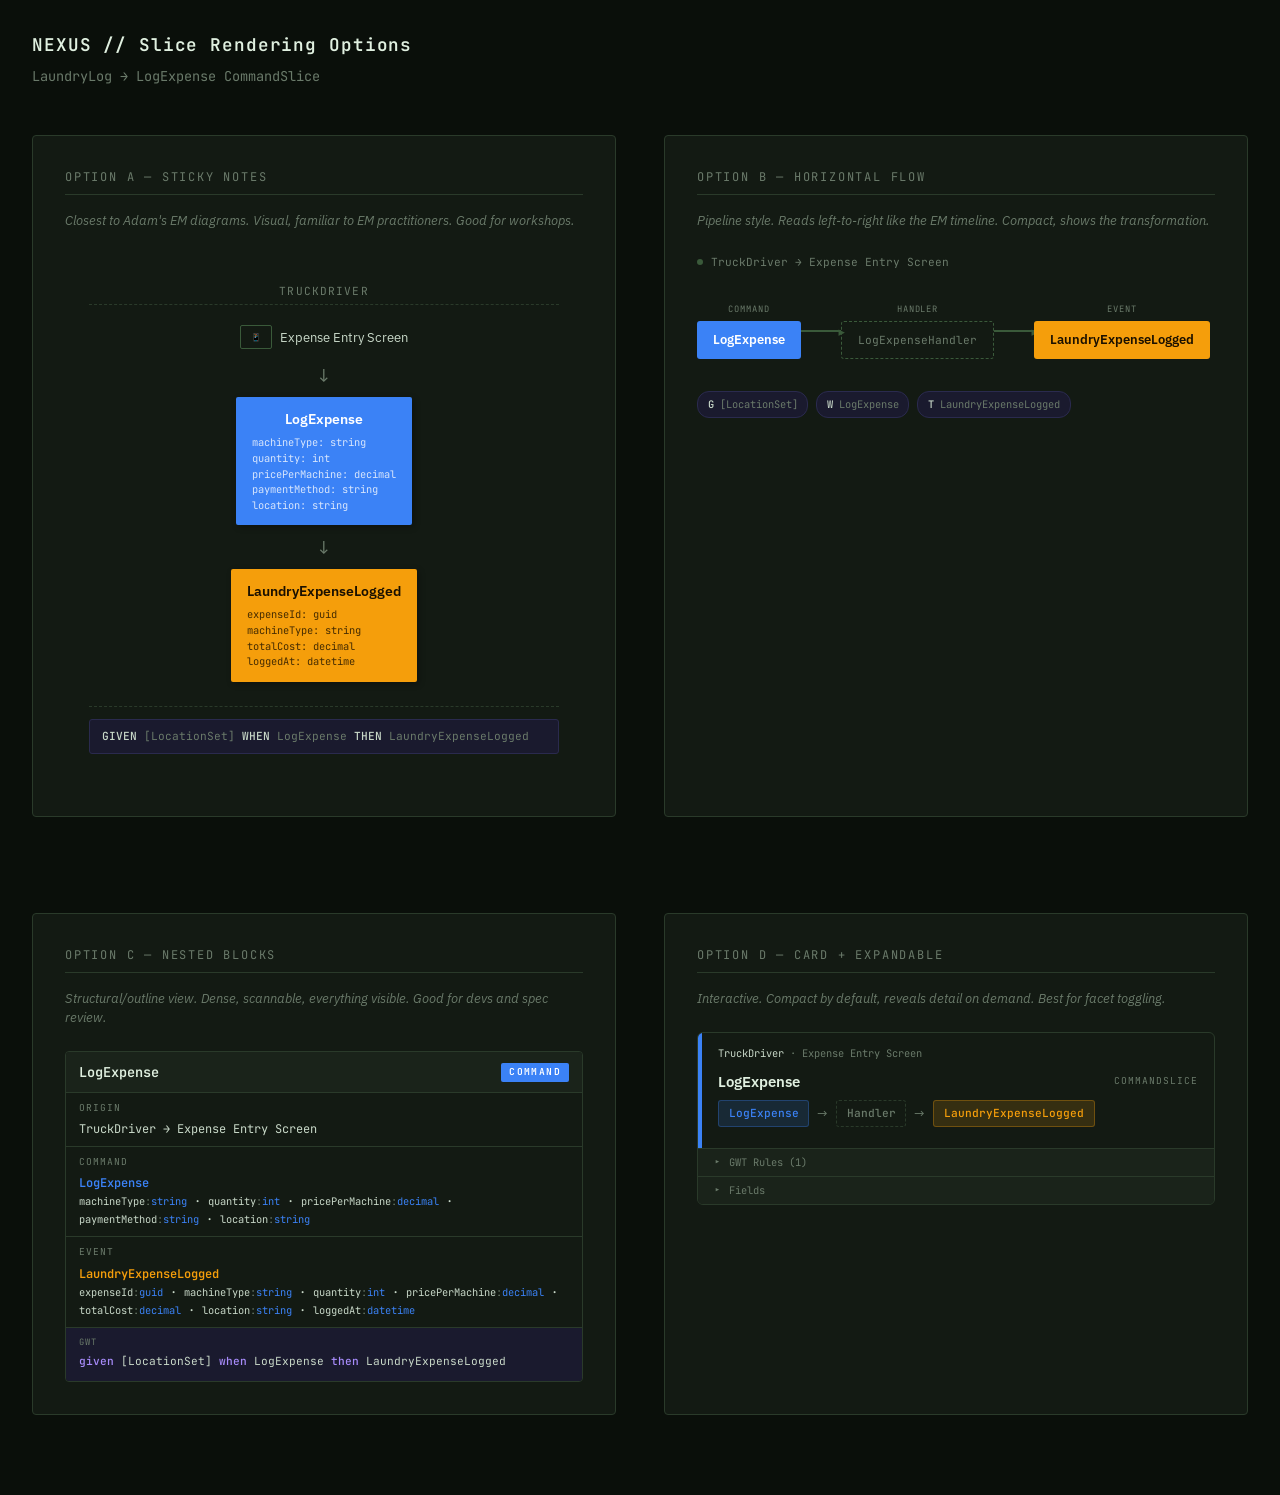
<file: exploration/slice-rendering-options.html>
<!DOCTYPE html>
<html lang="en">
<head>
<meta charset="UTF-8">
<meta name="viewport" content="width=device-width, initial-scale=1.0">
<title>NEXUS Slice Rendering Options</title>
<link rel="preconnect" href="https://fonts.googleapis.com">
<link href="https://fonts.googleapis.com/css2?family=IBM+Plex+Mono:wght@400;500;600&family=IBM+Plex+Sans:wght@400;500;600&family=JetBrains+Mono:wght@400;500;600&display=swap" rel="stylesheet">
<style>
  :root {
    --bg: #0a0f0a;
    --surface: #131a13;
    --surface-hover: #1a231a;
    --border: #2a3a2a;
    --border-bright: #3a5a3a;
    --text: #c8d8c8;
    --text-dim: #6a7a6a;
    --text-bright: #e0f0e0;
    
    /* EM Colors - traditional sticky note palette */
    --command-bg: #3b82f6;
    --command-text: #ffffff;
    --event-bg: #f59e0b;
    --event-text: #1a1000;
    --view-bg: #84cc16;
    --view-text: #0a1a00;
    --error-bg: #ef4444;
    --error-text: #ffffff;
    --handler-bg: #1e293b;
    --handler-text: #94a3b8;
    --gwt-bg: #1a1a2e;
    --gwt-border: #2a2a4e;
    
    --mono: 'JetBrains Mono', 'IBM Plex Mono', monospace;
    --sans: 'IBM Plex Sans', system-ui, sans-serif;
  }

  * { margin: 0; padding: 0; box-sizing: border-box; }

  body {
    background: var(--bg);
    color: var(--text);
    font-family: var(--sans);
    padding: 2rem;
    line-height: 1.5;
  }

  h1 {
    font-family: var(--mono);
    color: var(--text-bright);
    font-size: 1.1rem;
    font-weight: 600;
    margin-bottom: 0.5rem;
    letter-spacing: 0.05em;
  }

  .subtitle {
    color: var(--text-dim);
    font-size: 0.85rem;
    margin-bottom: 3rem;
    font-family: var(--mono);
  }

  .option-label {
    font-family: var(--mono);
    color: var(--text-dim);
    font-size: 0.75rem;
    text-transform: uppercase;
    letter-spacing: 0.15em;
    margin-bottom: 1rem;
    padding-bottom: 0.5rem;
    border-bottom: 1px solid var(--border);
  }

  .option-desc {
    color: var(--text-dim);
    font-size: 0.8rem;
    margin-bottom: 1.5rem;
    font-style: italic;
  }

  .options-grid {
    display: grid;
    grid-template-columns: 1fr 1fr;
    gap: 3rem;
    max-width: 1400px;
  }

  .option {
    padding: 2rem;
    background: var(--surface);
    border: 1px solid var(--border);
    border-radius: 4px;
  }

  /* ============================================
     OPTION A: Sticky Notes (Adam's traditional)
     ============================================ */
  .sticky-slice {
    display: flex;
    flex-direction: column;
    align-items: center;
    gap: 0.75rem;
    padding: 1.5rem;
    position: relative;
  }

  .sticky-swimlane {
    font-family: var(--mono);
    font-size: 0.7rem;
    color: var(--text-dim);
    letter-spacing: 0.1em;
    text-transform: uppercase;
    width: 100%;
    text-align: center;
    padding: 0.3rem 0;
    border-bottom: 1px dashed var(--border);
    margin-bottom: 0.5rem;
  }

  .sticky-origin {
    display: flex;
    align-items: center;
    gap: 0.5rem;
    font-size: 0.8rem;
    color: var(--text);
    margin-bottom: 0.25rem;
  }

  .sticky-origin .screen-icon {
    width: 32px;
    height: 24px;
    border: 1.5px solid var(--border-bright);
    border-radius: 2px;
    display: flex;
    align-items: center;
    justify-content: center;
    font-size: 0.5rem;
    color: var(--text-dim);
  }

  .sticky-note {
    padding: 0.75rem 1rem;
    border-radius: 2px;
    font-family: var(--sans);
    font-weight: 600;
    font-size: 0.85rem;
    min-width: 140px;
    text-align: center;
    box-shadow: 2px 2px 6px rgba(0,0,0,0.3);
    position: relative;
    cursor: pointer;
    transition: transform 0.15s ease, box-shadow 0.15s ease;
  }

  .sticky-note:hover {
    transform: translateY(-2px);
    box-shadow: 3px 4px 10px rgba(0,0,0,0.4);
  }

  .sticky-note.command { background: var(--command-bg); color: var(--command-text); }
  .sticky-note.event { background: var(--event-bg); color: var(--event-text); }
  .sticky-note.view { background: var(--view-bg); color: var(--view-text); }

  .sticky-note .fields {
    font-size: 0.65rem;
    font-weight: 400;
    font-family: var(--mono);
    margin-top: 0.4rem;
    text-align: left;
    opacity: 0.8;
  }

  .sticky-arrow {
    color: var(--text-dim);
    font-size: 1.2rem;
    line-height: 1;
  }

  .sticky-gwt {
    width: 100%;
    margin-top: 0.75rem;
    padding-top: 0.75rem;
    border-top: 1px dashed var(--border);
  }

  .sticky-gwt-item {
    background: var(--gwt-bg);
    border: 1px solid var(--gwt-border);
    border-radius: 3px;
    padding: 0.5rem 0.75rem;
    font-size: 0.7rem;
    font-family: var(--mono);
    color: var(--text-dim);
    margin-bottom: 0.4rem;
  }

  .sticky-gwt-item span { color: var(--text); font-weight: 500; }

  /* ============================================
     OPTION B: Horizontal Flow (pipeline style)
     ============================================ */
  .flow-slice {
    display: flex;
    align-items: center;
    gap: 0;
    padding: 1rem 0;
  }

  .flow-node {
    display: flex;
    flex-direction: column;
    align-items: center;
    position: relative;
  }

  .flow-badge {
    font-family: var(--mono);
    font-size: 0.55rem;
    text-transform: uppercase;
    letter-spacing: 0.1em;
    color: var(--text-dim);
    margin-bottom: 0.3rem;
  }

  .flow-box {
    padding: 0.6rem 1rem;
    border-radius: 3px;
    font-family: var(--sans);
    font-weight: 600;
    font-size: 0.8rem;
    white-space: nowrap;
    position: relative;
  }

  .flow-box.command { background: var(--command-bg); color: var(--command-text); }
  .flow-box.handler {
    background: transparent;
    border: 1.5px dashed var(--border-bright);
    color: var(--text-dim);
    font-weight: 400;
    font-family: var(--mono);
    font-size: 0.7rem;
  }
  .flow-box.event { background: var(--event-bg); color: var(--event-text); }
  .flow-box.view { background: var(--view-bg); color: var(--view-text); }

  .flow-connector {
    width: 40px;
    height: 2px;
    background: var(--border-bright);
    position: relative;
    flex-shrink: 0;
  }

  .flow-connector::after {
    content: '▸';
    position: absolute;
    right: -4px;
    top: -8px;
    color: var(--border-bright);
    font-size: 0.8rem;
  }

  .flow-origin {
    font-size: 0.7rem;
    color: var(--text-dim);
    margin-bottom: 1rem;
    font-family: var(--mono);
    display: flex;
    align-items: center;
    gap: 0.5rem;
  }

  .flow-origin .dot {
    width: 6px;
    height: 6px;
    border-radius: 50%;
    background: var(--border-bright);
  }

  .flow-gwt-row {
    display: flex;
    gap: 0.5rem;
    margin-top: 1rem;
    flex-wrap: wrap;
  }

  .flow-gwt-chip {
    font-family: var(--mono);
    font-size: 0.65rem;
    padding: 0.3rem 0.6rem;
    background: var(--gwt-bg);
    border: 1px solid var(--gwt-border);
    border-radius: 12px;
    color: var(--text-dim);
  }

  .flow-gwt-chip b { color: var(--text); font-weight: 500; }

  /* ============================================
     OPTION C: Nested Blocks (structural/outline)
     ============================================ */
  .block-slice {
    border: 1px solid var(--border);
    border-radius: 4px;
    overflow: hidden;
    font-family: var(--mono);
  }

  .block-header {
    display: flex;
    align-items: center;
    justify-content: space-between;
    padding: 0.6rem 0.8rem;
    background: var(--surface-hover);
    border-bottom: 1px solid var(--border);
  }

  .block-header .type-tag {
    font-size: 0.6rem;
    text-transform: uppercase;
    letter-spacing: 0.15em;
    padding: 0.15rem 0.5rem;
    border-radius: 2px;
    font-weight: 600;
  }

  .block-header .type-tag.cmd { background: var(--command-bg); color: var(--command-text); }
  .block-header .type-tag.viw { background: var(--view-bg); color: var(--view-text); }

  .block-header .name {
    font-size: 0.85rem;
    font-weight: 600;
    color: var(--text-bright);
  }

  .block-section {
    padding: 0.5rem 0.8rem;
    border-bottom: 1px solid var(--border);
    font-size: 0.75rem;
  }

  .block-section:last-child { border-bottom: none; }

  .block-section-label {
    font-size: 0.6rem;
    text-transform: uppercase;
    letter-spacing: 0.1em;
    color: var(--text-dim);
    margin-bottom: 0.3rem;
  }

  .block-section-content {
    color: var(--text);
  }

  .block-field {
    display: inline-block;
    color: var(--text-dim);
    font-size: 0.65rem;
  }

  .block-field .fname { color: var(--text); }
  .block-field .ftype { color: var(--command-bg); }

  .block-event-name {
    color: var(--event-bg);
    font-weight: 600;
  }

  .block-command-name {
    color: var(--command-bg);
    font-weight: 600;
  }

  .block-view-name {
    color: var(--view-bg);
    font-weight: 600;
  }

  .block-gwt {
    background: var(--gwt-bg);
    padding: 0.5rem 0.8rem;
    font-size: 0.7rem;
  }

  .block-gwt-label {
    color: var(--text-dim);
    font-size: 0.55rem;
    text-transform: uppercase;
    letter-spacing: 0.1em;
    margin-bottom: 0.25rem;
  }

  .block-gwt-rule {
    color: var(--text-dim);
    margin-bottom: 0.2rem;
  }

  .block-gwt-rule .kw { color: #a78bfa; font-weight: 500; }
  .block-gwt-rule .val { color: var(--text); }

  /* ============================================
     OPTION D: Card + Expandable (interactive)
     ============================================ */
  .card-slice {
    border: 1px solid var(--border);
    border-radius: 6px;
    overflow: hidden;
    transition: border-color 0.2s;
  }

  .card-slice:hover {
    border-color: var(--border-bright);
  }

  .card-top {
    display: flex;
    align-items: stretch;
  }

  .card-type-bar {
    width: 4px;
    flex-shrink: 0;
  }

  .card-type-bar.cmd { background: var(--command-bg); }
  .card-type-bar.viw { background: var(--view-bg); }

  .card-main {
    flex: 1;
    padding: 0.8rem 1rem;
  }

  .card-title-row {
    display: flex;
    align-items: center;
    justify-content: space-between;
    margin-bottom: 0.5rem;
  }

  .card-title {
    font-family: var(--sans);
    font-weight: 600;
    font-size: 0.95rem;
    color: var(--text-bright);
  }

  .card-type-label {
    font-family: var(--mono);
    font-size: 0.6rem;
    color: var(--text-dim);
    text-transform: uppercase;
    letter-spacing: 0.1em;
  }

  .card-flow {
    display: flex;
    align-items: center;
    gap: 0.5rem;
    margin-bottom: 0.5rem;
  }

  .card-pill {
    font-family: var(--mono);
    font-size: 0.7rem;
    padding: 0.25rem 0.6rem;
    border-radius: 3px;
    font-weight: 500;
  }

  .card-pill.command { background: rgba(59,130,246,0.15); color: var(--command-bg); border: 1px solid rgba(59,130,246,0.3); }
  .card-pill.event { background: rgba(245,158,11,0.15); color: var(--event-bg); border: 1px solid rgba(245,158,11,0.3); }
  .card-pill.view { background: rgba(132,204,22,0.15); color: var(--view-bg); border: 1px solid rgba(132,204,22,0.3); }
  .card-pill.handler { background: transparent; color: var(--text-dim); border: 1px dashed var(--border); }

  .card-arrow {
    color: var(--text-dim);
    font-size: 0.8rem;
  }

  .card-origin {
    font-family: var(--mono);
    font-size: 0.65rem;
    color: var(--text-dim);
    margin-bottom: 0.5rem;
  }

  .card-origin span { color: var(--text); }

  .card-expandable {
    border-top: 1px solid var(--border);
    overflow: hidden;
  }

  .card-expand-toggle {
    width: 100%;
    background: var(--surface-hover);
    border: none;
    color: var(--text-dim);
    font-family: var(--mono);
    font-size: 0.65rem;
    padding: 0.4rem 1rem;
    cursor: pointer;
    text-align: left;
    display: flex;
    align-items: center;
    gap: 0.5rem;
    transition: color 0.15s;
  }

  .card-expand-toggle:hover {
    color: var(--text);
  }

  .card-expand-toggle .chevron {
    transition: transform 0.2s;
    font-size: 0.7rem;
  }

  .card-expand-toggle.open .chevron {
    transform: rotate(90deg);
  }

  .card-expand-content {
    padding: 0.6rem 1rem;
    background: var(--gwt-bg);
    display: none;
  }

  .card-expand-content.show {
    display: block;
  }

  .card-gwt-line {
    font-family: var(--mono);
    font-size: 0.7rem;
    color: var(--text-dim);
    padding: 0.2rem 0;
  }

  .card-gwt-line .kw { color: #a78bfa; }
  .card-gwt-line .val { color: var(--text-bright); }

  .card-fields {
    display: none;
    padding: 0.5rem 1rem;
    font-family: var(--mono);
    font-size: 0.65rem;
    background: rgba(0,0,0,0.2);
  }

  .card-fields.show { display: block; }

  .card-field-item {
    color: var(--text-dim);
    padding: 0.1rem 0;
  }

  .card-field-item .fn { color: var(--text); }
  .card-field-item .ft { color: var(--command-bg); }

  /* Shared */
  section { margin-bottom: 3rem; }
</style>
</head>
<body>

<h1>NEXUS // Slice Rendering Options</h1>
<p class="subtitle">LaundryLog → LogExpense CommandSlice</p>

<div class="options-grid">

  <!-- OPTION A: Sticky Notes -->
  <section class="option">
    <div class="option-label">Option A — Sticky Notes</div>
    <p class="option-desc">Closest to Adam's EM diagrams. Visual, familiar to EM practitioners. Good for workshops.</p>

    <div class="sticky-slice">
      <div class="sticky-swimlane">TruckDriver</div>
      <div class="sticky-origin">
        <div class="screen-icon">📱</div>
        Expense Entry Screen
      </div>
      <div class="sticky-arrow">↓</div>
      <div class="sticky-note command">
        LogExpense
        <div class="fields">
          machineType: string<br>
          quantity: int<br>
          pricePerMachine: decimal<br>
          paymentMethod: string<br>
          location: string
        </div>
      </div>
      <div class="sticky-arrow">↓</div>
      <div class="sticky-note event">
        LaundryExpenseLogged
        <div class="fields">
          expenseId: guid<br>
          machineType: string<br>
          totalCost: decimal<br>
          loggedAt: datetime
        </div>
      </div>

      <div class="sticky-gwt">
        <div class="sticky-gwt-item">
          <span>GIVEN</span> [LocationSet]
          <span>WHEN</span> LogExpense
          <span>THEN</span> LaundryExpenseLogged
        </div>
      </div>
    </div>
  </section>

  <!-- OPTION B: Horizontal Flow -->
  <section class="option">
    <div class="option-label">Option B — Horizontal Flow</div>
    <p class="option-desc">Pipeline style. Reads left-to-right like the EM timeline. Compact, shows the transformation.</p>

    <div>
      <div class="flow-origin">
        <div class="dot"></div>
        TruckDriver → Expense Entry Screen
      </div>
      <div class="flow-slice">
        <div class="flow-node">
          <div class="flow-badge">command</div>
          <div class="flow-box command">LogExpense</div>
        </div>
        <div class="flow-connector"></div>
        <div class="flow-node">
          <div class="flow-badge">handler</div>
          <div class="flow-box handler">LogExpenseHandler</div>
        </div>
        <div class="flow-connector"></div>
        <div class="flow-node">
          <div class="flow-badge">event</div>
          <div class="flow-box event">LaundryExpenseLogged</div>
        </div>
      </div>
      <div class="flow-gwt-row">
        <div class="flow-gwt-chip"><b>G</b> [LocationSet]</div>
        <div class="flow-gwt-chip"><b>W</b> LogExpense</div>
        <div class="flow-gwt-chip"><b>T</b> LaundryExpenseLogged</div>
      </div>
    </div>
  </section>

  <!-- OPTION C: Nested Blocks -->
  <section class="option">
    <div class="option-label">Option C — Nested Blocks</div>
    <p class="option-desc">Structural/outline view. Dense, scannable, everything visible. Good for devs and spec review.</p>

    <div class="block-slice">
      <div class="block-header">
        <span class="name">LogExpense</span>
        <span class="type-tag cmd">Command</span>
      </div>
      <div class="block-section">
        <div class="block-section-label">origin</div>
        <div class="block-section-content">TruckDriver → Expense Entry Screen</div>
      </div>
      <div class="block-section">
        <div class="block-section-label">command</div>
        <div class="block-section-content">
          <span class="block-command-name">LogExpense</span><br>
          <span class="block-field"><span class="fname">machineType</span>:<span class="ftype">string</span></span> ·
          <span class="block-field"><span class="fname">quantity</span>:<span class="ftype">int</span></span> ·
          <span class="block-field"><span class="fname">pricePerMachine</span>:<span class="ftype">decimal</span></span> ·
          <span class="block-field"><span class="fname">paymentMethod</span>:<span class="ftype">string</span></span> ·
          <span class="block-field"><span class="fname">location</span>:<span class="ftype">string</span></span>
        </div>
      </div>
      <div class="block-section">
        <div class="block-section-label">event</div>
        <div class="block-section-content">
          <span class="block-event-name">LaundryExpenseLogged</span><br>
          <span class="block-field"><span class="fname">expenseId</span>:<span class="ftype">guid</span></span> ·
          <span class="block-field"><span class="fname">machineType</span>:<span class="ftype">string</span></span> ·
          <span class="block-field"><span class="fname">quantity</span>:<span class="ftype">int</span></span> ·
          <span class="block-field"><span class="fname">pricePerMachine</span>:<span class="ftype">decimal</span></span> ·
          <span class="block-field"><span class="fname">totalCost</span>:<span class="ftype">decimal</span></span> ·
          <span class="block-field"><span class="fname">location</span>:<span class="ftype">string</span></span> ·
          <span class="block-field"><span class="fname">loggedAt</span>:<span class="ftype">datetime</span></span>
        </div>
      </div>
      <div class="block-gwt">
        <div class="block-gwt-label">gwt</div>
        <div class="block-gwt-rule">
          <span class="kw">given</span> <span class="val">[LocationSet]</span>
          <span class="kw">when</span> <span class="val">LogExpense</span>
          <span class="kw">then</span> <span class="val">LaundryExpenseLogged</span>
        </div>
      </div>
    </div>
  </section>

  <!-- OPTION D: Card + Expandable -->
  <section class="option">
    <div class="option-label">Option D — Card + Expandable</div>
    <p class="option-desc">Interactive. Compact by default, reveals detail on demand. Best for facet toggling.</p>

    <div class="card-slice">
      <div class="card-top">
        <div class="card-type-bar cmd"></div>
        <div class="card-main">
          <div class="card-origin">
            <span>TruckDriver</span> · Expense Entry Screen
          </div>
          <div class="card-title-row">
            <span class="card-title">LogExpense</span>
            <span class="card-type-label">CommandSlice</span>
          </div>
          <div class="card-flow">
            <span class="card-pill command">LogExpense</span>
            <span class="card-arrow">→</span>
            <span class="card-pill handler">Handler</span>
            <span class="card-arrow">→</span>
            <span class="card-pill event">LaundryExpenseLogged</span>
          </div>
        </div>
      </div>

      <div class="card-expandable">
        <button class="card-expand-toggle" onclick="toggleExpand(this, 'gwt1')">
          <span class="chevron">▸</span> GWT Rules (1)
        </button>
        <div class="card-expand-content" id="gwt1">
          <div class="card-gwt-line">
            <span class="kw">given</span> <span class="val">[LocationSet]</span>
          </div>
          <div class="card-gwt-line">
            <span class="kw">when</span> <span class="val">LogExpense</span>
          </div>
          <div class="card-gwt-line">
            <span class="kw">then</span> <span class="val">LaundryExpenseLogged</span>
          </div>
          <div class="card-gwt-line" style="color: var(--text-dim); font-style: italic; margin-top: 0.3rem;">
            Location must be established. Driver logs expense details.
          </div>
        </div>
      </div>

      <div class="card-expandable">
        <button class="card-expand-toggle" onclick="toggleExpand(this, 'fields1')">
          <span class="chevron">▸</span> Fields
        </button>
        <div class="card-expand-content" id="fields1">
          <div class="card-gwt-line" style="color: var(--command-bg); margin-bottom: 0.3rem;">command fields:</div>
          <div class="card-field-item"><span class="fn">machineType</span> : <span class="ft">string</span></div>
          <div class="card-field-item"><span class="fn">quantity</span> : <span class="ft">int</span></div>
          <div class="card-field-item"><span class="fn">pricePerMachine</span> : <span class="ft">decimal</span></div>
          <div class="card-field-item"><span class="fn">paymentMethod</span> : <span class="ft">string</span></div>
          <div class="card-field-item"><span class="fn">location</span> : <span class="ft">string</span></div>
          <div class="card-gwt-line" style="color: var(--event-bg); margin-top: 0.5rem; margin-bottom: 0.3rem;">event fields:</div>
          <div class="card-field-item"><span class="fn">expenseId</span> : <span class="ft">guid</span></div>
          <div class="card-field-item"><span class="fn">machineType</span> : <span class="ft">string</span></div>
          <div class="card-field-item"><span class="fn">totalCost</span> : <span class="ft">decimal</span></div>
          <div class="card-field-item"><span class="fn">loggedAt</span> : <span class="ft">datetime</span></div>
        </div>
      </div>
    </div>
  </section>

</div>

<script>
function toggleExpand(btn, id) {
  const content = document.getElementById(id);
  btn.classList.toggle('open');
  content.classList.toggle('show');
}
</script>

</body>
</html>
</file>
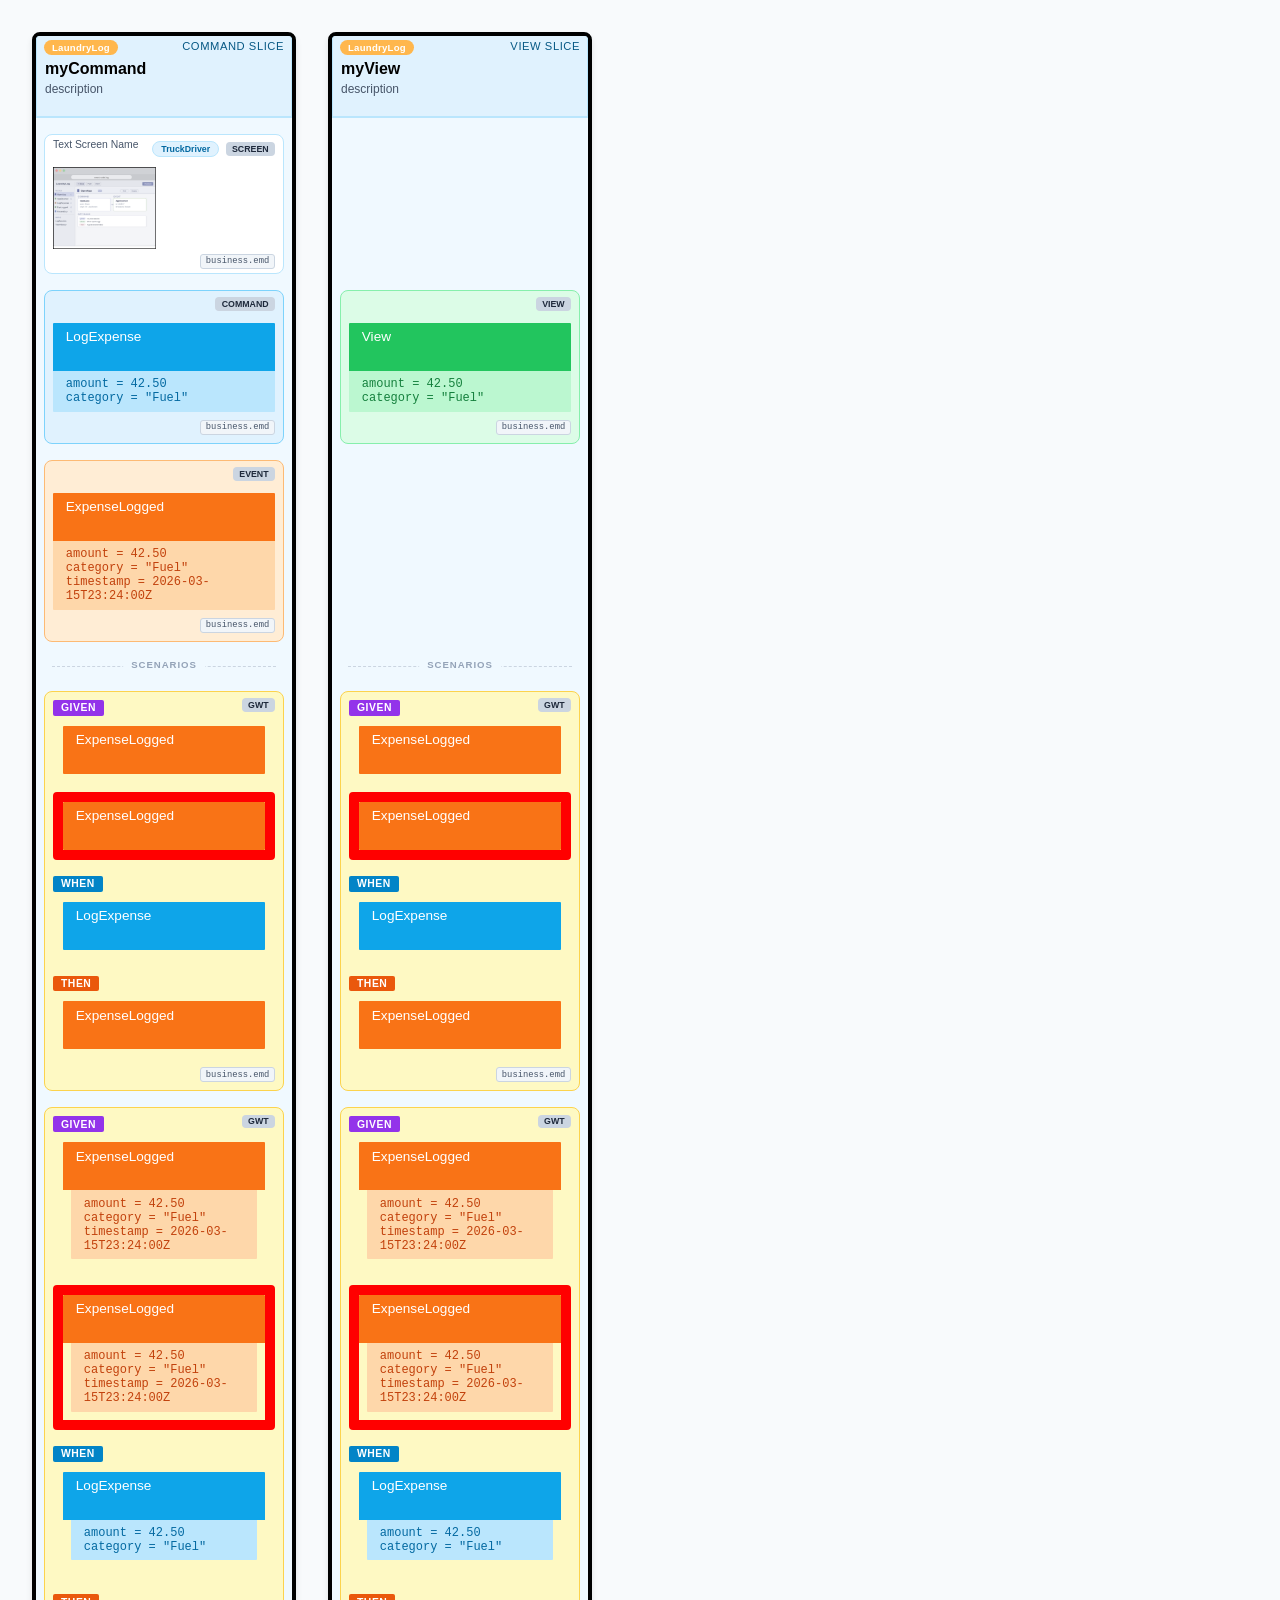
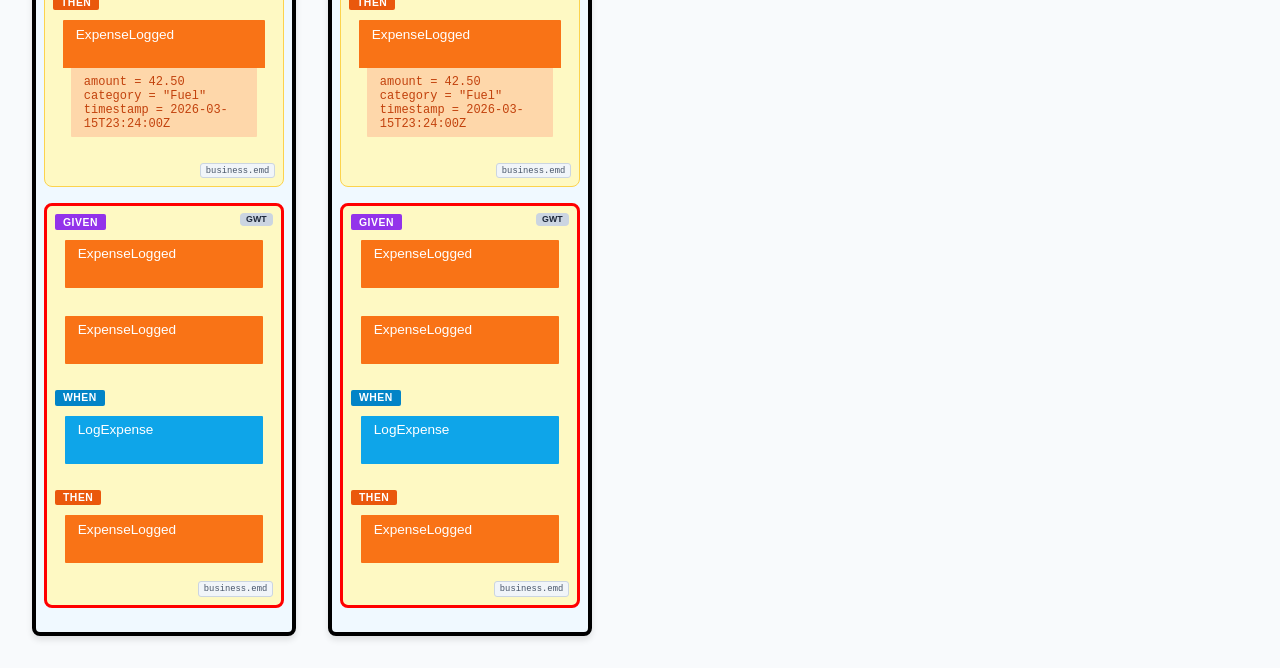
<file: MyApp/src/MyApp.Client/wwwroot/Slice.html>
﻿<!DOCTYPE html>
<html id="slice-root" lang="en">
<head id="slice-head">
    <meta id="slice-meta" charset="UTF-8">
    <title id="slice-page-title">Slice working file</title>
    <style id="slice-internal-style">
        :root {
            --slice-status-color: black;
            --slice-bg-color: #f0f9ff;
            --slice-header-bg-color: #e0f2fe;
            --slice-border-width: 4px;
            --slice-width: 2.5in;
        }

        body {
            font-family: -apple-system, BlinkMacSystemFont, "Segoe UI", Roboto, "Helvetica Neue", Arial, sans-serif;
            padding: 0;
            margin: 0;
            background-color: #f8fafc;
        }

        .slices-layout {
            display: flex;
            flex-direction: row;
            flex-wrap: nowrap;
            align-items: flex-start;
            gap: 2rem;
            padding: 2rem;
            overflow-x: auto;
            min-height: 100vh;
        }

        .slice-outer-container {
            flex-shrink: 0;
            position: relative;
            border: var(--slice-border-width) solid var(--slice-status-color);
            border-radius: 8px;
            background-color: var(--slice-bg-color);
            padding: 0.5rem;
            width: var(--slice-width);
            margin: 0;
            box-shadow: 0 4px 6px rgba(0, 0, 0, 0.1);
        }

        .slice-header-group {
            background-color: var(--slice-header-bg-color);
            margin: -0.5rem -0.5rem 1rem -0.5rem;
            border-bottom: 2px solid #bae6fd;
            border-left: 1px solid #bae6fd;
            border-right: 1px solid #bae6fd;
            border-top-left-radius: 4px;
            border-top-right-radius: 4px;
            padding-bottom: 0.5rem;
            height: 4.5rem;
            overflow: hidden;
        }

        .slice-header {
            padding: 1.5rem 0.5rem 0.25rem 0.5rem;
        }

        .slice-header-description {
            padding: 0 0.5rem;
            font-size: 0.75rem;
            color: #475569;
            text-transform: lowercase;
        }

        .slice-title {
            margin: 0;
            font-size: 1rem;
            color: black;
        }

        .slice-type {
            position: absolute;
            top: 0.25rem;
            right: 0.5rem;
            font-size: 0.7rem;
            color: #075985;
            text-transform: uppercase;
            letter-spacing: 0.05em;
        }

        .slice-tag {
            position: absolute;
            top: 0.25rem;
            left: 0.5rem;
            font-size: 0.6rem;
            font-weight: 600;
            background-color: #ffb74d;
            color: #ffffff;
            padding: 0.1rem 0.5rem;
            border-radius: 999px;
            letter-spacing: 0.025em;
            line-height: 1.2;
        }

        .slice-inset-box {
            background-color: white;
            border-radius: 8px;
            height: 8.75rem;
            margin: 0 0 1rem 0;
            border: 1px solid #bae6fd;
            box-sizing: border-box;
            position: relative;
        }

        #command-row-box {
            background-color: #e0f2fe; /* Sky 100 */
            border-color: #7dd3fc; /* Sky 300 */
            height: auto;
            min-height: 8.75rem;
        }

        #view-readmodel-row-box {
            background-color: #dcfce7; /* Green 100 */
            border-color: #86efac; /* Green 300 */
            height: auto;
            min-height: 8.75rem;
        }

        #event-row-box, #view-event-row-box {
            background-color: #ffedd5; /* Orange 100 */
            border-color: #fdba74; /* Orange 300 */
            height: auto;
            min-height: 8.75rem;
        }

        #gwt-row-box, #gwt2-row-box, #view-gwt-row-box, #view-gwt2-row-box {
            background-color: #fef9c3;
            border-color: #fcd34d; /* Amber 300 */
            height: auto;
            min-height: 8.75rem;
        }

        #gwt3-row-box, #view-gwt3-row-box {
            background-color: #fef9c3;
            border: 3px solid #ff0000;
            height: auto;
            min-height: 8.75rem;
        }

        #view-actor-row-box, #view-event-row-box {
            visibility: hidden;
        }

        .inset-box-label {
            position: absolute;
            top: 0.25rem;
            left: 0.5rem;
            font-size: 0.65rem;
            color: #475569;
        }

        .inset-box-badge-group {
            position: absolute;
            top: 0.4rem;
            right: 0.5rem;
            display: flex;
            gap: 0.4rem;
            align-items: center;
        }

        .inset-box-badge-type {
            font-size: 0.55rem;
            font-weight: bold;
            background-color: #cbd5e1;
            color: #1e293b;
            padding: 0.1rem 0.4rem;
            border-radius: 4px;
            text-transform: uppercase;
        }

        .inset-box-badge-pill {
            font-size: 0.55rem;
            font-weight: 600;
            background-color: #e0f2fe;
            color: #0369a1;
            padding: 0.1rem 0.5rem;
            border-radius: 999px;
            border: 1px solid #bae6fd;
        }

        .inset-box-badge-code {
            position: absolute;
            bottom: 0.25rem;
            right: 0.5rem;
            font-size: 0.55rem;
            font-family: ui-monospace, SFMono-Regular, Menlo, Monaco, Consolas, monospace;
            background-color: #f1f5f9;
            color: #475569;
            padding: 0.1rem 0.3rem;
            border: 1px solid #cbd5e1;
            border-radius: 3px;
        }

        .inset-box-content-wrapper {
            padding: 0;
            border: none;
            background: transparent;
            margin: 0;
        }

        .actor-screen-image {
            position: absolute;
            top: 2rem;
            left: 0.5rem;
            max-height: calc(100% - 3.5rem);
            max-width: 95%;
            object-fit: contain;
        }

        .inset-box-blue-rect {
            margin: 2rem 0.5rem 0 0.5rem;
            background-color: #0ea5e9; /* Sky 500 */
            color: white;
            padding: 0.4rem 0.8rem;
            border-radius: 1px 1px 0 0;
            font-size: 0.85rem;
            font-weight: 500;
            min-height: 3rem;
            display: flex;
            align-items: flex-start;
            justify-content: flex-start;
            box-sizing: border-box;
        }

        .inset-box-toml-rect {
            margin: 0 0.5rem 0.5rem 0.5rem;
            background-color: #bae6fd; /* Sky 200 */
            color: #0369a1; /* Sky 700 */
            padding: 0.4rem 0.8rem;
            border-radius: 0 0 1px 1px;
            font-size: 0.75rem;
            font-family: ui-monospace, SFMono-Regular, Menlo, Monaco, Consolas, monospace;
            white-space: pre-wrap;
            min-height: 1.5rem;
            box-sizing: border-box;
        }

        .inset-box-orange-rect {
            margin: 2rem 0.5rem 0 0.5rem;
            background-color: #f97316; /* Orange 500 */
            color: white;
            padding: 0.4rem 0.8rem;
            border-radius: 1px 1px 0 0;
            font-size: 0.85rem;
            font-weight: 500;
            min-height: 3rem;
            display: flex;
            align-items: flex-start;
            justify-content: flex-start;
            box-sizing: border-box;
        }

        .inset-box-toml-rect-orange {
            margin: 0 0.5rem 0.5rem 0.5rem;
            background-color: #fed7aa; /* Orange 200 */
            color: #c2410c; /* Orange 700 */
            padding: 0.4rem 0.8rem;
            border-radius: 0 0 1px 1px;
            font-size: 0.75rem;
            font-family: ui-monospace, SFMono-Regular, Menlo, Monaco, Consolas, monospace;
            white-space: pre-wrap;
            min-height: 1.5rem;
            box-sizing: border-box;
        }

        .inset-box-green-rect {
            margin: 2rem 0.5rem 0 0.5rem;
            background-color: #22c55e; /* Green 500 */
            color: white;
            padding: 0.4rem 0.8rem;
            border-radius: 1px 1px 0 0;
            font-size: 0.85rem;
            font-weight: 500;
            min-height: 3rem;
            display: flex;
            align-items: flex-start;
            justify-content: flex-start;
            box-sizing: border-box;
        }

        .inset-box-toml-rect-green {
            margin: 0 0.5rem 0.5rem 0.5rem;
            background-color: #bbf7d0; /* Green 200 */
            color: #15803d; /* Green 700 */
            padding: 0.4rem 0.8rem;
            border-radius: 0 0 1px 1px;
            font-size: 0.75rem;
            font-family: ui-monospace, SFMono-Regular, Menlo, Monaco, Consolas, monospace;
            white-space: pre-wrap;
            min-height: 1.5rem;
            box-sizing: border-box;
        }

        .gwt-title-given, .gwt-title-when, .gwt-title-then {
            display: inline-block;
            font-size: 0.65rem;
            font-weight: bold;
            color: white;
            padding: 0.15rem 0.5rem;
            border-radius: 2px;
            margin: 0.5rem 0.5rem 0 0.5rem;
            text-transform: uppercase;
            letter-spacing: 0.05em;
        }

        .gwt-title-given {
            background-color: #9333ea; /* Purple 600 */
        }

        .gwt-title-when {
            background-color: #0284c7; /* Sky 600 */
        }

        .gwt-title-then {
            background-color: #ea580c; /* Orange 600 */
        }

        #command-lens-badge, #event-lens-badge, #gwt-lens-badge, #gwt2-lens-badge, #gwt3-lens-badge,
        #view-readmodel-lens-badge, #view-event-lens-badge, #view-gwt-lens-badge, #view-gwt2-lens-badge, #view-gwt3-lens-badge {
            position: relative;
            bottom: auto;
            right: auto;
            display: block;
            width: fit-content;
            margin: 0 0.5rem 0.5rem auto;
            text-align: right;
        }

        .gwt-event-wrapper {
            border: 10px solid transparent;
            margin: 0.5rem;
            border-radius: 4px;
            box-sizing: border-box;
        }

        #gwt-event-content-wrapper, #gwt2-event-content-wrapper,
        #view-gwt-event-content-wrapper, #view-gwt2-event-content-wrapper {
            border-color: #ff0000; /* Red error border */
        }

        #gwt-given-title + #gwt-event-content-wrapper-2,
        #gwt2-given-title + #gwt2-event-content-wrapper-2,
        #gwt3-given-title + #gwt3-event-content-wrapper-2,
        #view-gwt-given-title + #view-gwt-event-content-wrapper-2,
        #view-gwt2-given-title + #view-gwt2-event-content-wrapper-2,
        #view-gwt3-given-title + #view-gwt3-event-content-wrapper-2,
        #gwt-command-title + #gwt-command-content-wrapper,
        #gwt2-command-title + #gwt2-command-content-wrapper,
        #gwt3-command-title + #gwt3-command-content-wrapper,
        #view-gwt-command-title + #view-gwt-command-content-wrapper,
        #view-gwt2-command-title + #view-gwt2-command-content-wrapper,
        #view-gwt3-command-title + #view-gwt3-command-content-wrapper,
        #gwt-then-title + #gwt-then-content-wrapper,
        #gwt2-then-title + #gwt2-then-content-wrapper,
        #gwt3-then-title + #gwt3-then-content-wrapper,
        #view-gwt-then-title + #view-gwt-then-content-wrapper,
        #view-gwt2-then-title + #view-gwt2-then-content-wrapper,
        #view-gwt3-then-title + #view-gwt3-then-content-wrapper {
            margin-top: 0;
        }

        .gwt-event-wrapper .inset-box-orange-rect,
        .gwt-event-wrapper .inset-box-blue-rect,
        .gwt-event-wrapper .inset-box-green-rect {
            margin: 0;
            border-radius: 1px;
        }

        .gwt-event-wrapper .inset-box-toml-rect-orange,
        .gwt-event-wrapper .inset-box-toml-rect,
        .gwt-event-wrapper .inset-box-toml-rect-green {
            display: none;
        }

        /* Show properties only in gwt2-row-box */
        #gwt2-row-box .inset-box-orange-rect,
        #gwt2-row-box .inset-box-blue-rect,
        #gwt2-row-box .inset-box-green-rect,
        #view-gwt2-row-box .inset-box-orange-rect,
        #view-gwt2-row-box .inset-box-blue-rect,
        #view-gwt2-row-box .inset-box-green-rect {
            border-radius: 1px 1px 0 0;
        }

        #gwt2-row-box .inset-box-toml-rect-orange,
        #gwt2-row-box .inset-box-toml-rect,
        #gwt2-row-box .inset-box-toml-rect-green,
        #view-gwt2-row-box .inset-box-toml-rect-orange,
        #view-gwt2-row-box .inset-box-toml-rect,
        #view-gwt2-row-box .inset-box-toml-rect-green {
            display: block;
            border-radius: 0 0 1px 1px;
        }
        .section-divider {
            margin: 1.5rem 0.5rem;
            border-top: 1px dashed #cbd5e1;
            position: relative;
            text-align: center;
        }

        .section-divider::after {
            content: "SCENARIOS";
            position: absolute;
            top: -0.5rem;
            left: 50%;
            transform: translateX(-50%);
            background-color: var(--slice-bg-color);
            padding: 0 0.5rem;
            font-size: 0.6rem;
            font-weight: bold;
            color: #94a3b8;
            letter-spacing: 0.1em;
            text-transform: uppercase;
        }
    </style>
</head>
<body id="slice-body">
<div id="slices-layout" class="slices-layout">
<div id="command-slice-container" class="slice-outer-container">
    <span id="slice-system-tag" class="slice-tag">LaundryLog</span>
    <span id="slice-label" class="slice-type">Command Slice</span>
    <div id="slice-header-container" class="slice-header-group">
        <header id="slice-header-section" class="slice-header">
            <h1 id="slice-main-title" class="slice-title">myCommand</h1>
        </header>
        <div id="slice-description-label" class="slice-header-description">description</div>
    </div>
    <div id="actor-row-box" class="slice-inset-box">
        <span id="actor-screen-label" class="inset-box-label">Text Screen Name</span>
        <div id="actor-badges-top-right" class="inset-box-badge-group">
            <span id="actor-type-badge" class="inset-box-badge-pill">TruckDriver</span>
            <span id="actor-screen-badge" class="inset-box-badge-type">SCREEN</span>
        </div>
        <span id="actor-lens-badge" class="inset-box-badge-code">business.emd</span>
        <img id="actor-screen-image" src="images/Screen.png" alt="Screen Snapshot" class="actor-screen-image">
    </div>
    <div id="command-row-box" class="slice-inset-box">
        <div id="command-badges-top-right" class="inset-box-badge-group">
            <span id="command-type-badge" class="inset-box-badge-type">COMMAND</span>
        </div>
        <div id="command-content-wrapper" class="inset-box-content-wrapper">
            <div id="command-intent-rect" class="inset-box-blue-rect">LogExpense</div>
            <div id="command-properties-box" class="inset-box-toml-rect">amount = 42.50
category = "Fuel"</div>
        </div>
        <span id="command-lens-badge" class="inset-box-badge-code">business.emd</span>
    </div>
    <div id="event-row-box" class="slice-inset-box">
        <div id="event-badges-top-right" class="inset-box-badge-group">
            <span id="event-type-badge" class="inset-box-badge-type">EVENT</span>
        </div>
        <div id="event-content-wrapper" class="inset-box-content-wrapper">
            <div id="event-intent-rect" class="inset-box-orange-rect">ExpenseLogged</div>
            <div id="event-properties-box" class="inset-box-toml-rect-orange">amount = 42.50
category = "Fuel"
timestamp = 2026-03-15T23:24:00Z</div>
        </div>
        <span id="event-lens-badge" class="inset-box-badge-code">business.emd</span>
    </div>

    <div id="section-divider-gwt" class="section-divider"></div>

    <div id="gwt-row-box" class="slice-inset-box">
        <div id="gwt-badges-top-right" class="inset-box-badge-group">
            <span id="gwt-type-badge" class="inset-box-badge-type">GWT</span>
        </div>
        <div id="gwt-given-title" class="gwt-title-given">GIVEN</div>
        <div id="gwt-event-content-wrapper-2" class="inset-box-content-wrapper gwt-event-wrapper">
            <div id="gwt-event-intent-rect-2" class="inset-box-orange-rect">ExpenseLogged</div>
            <div id="gwt-event-properties-box-2" class="inset-box-toml-rect-orange">amount = 42.50
category = "Fuel"
timestamp = 2026-03-15T23:24:00Z</div>
        </div>
        <div id="gwt-event-content-wrapper" class="inset-box-content-wrapper gwt-event-wrapper">
            <div id="gwt-event-intent-rect" class="inset-box-orange-rect">ExpenseLogged</div>
            <div id="gwt-event-properties-box" class="inset-box-toml-rect-orange">amount = 42.50
category = "Fuel"
timestamp = 2026-03-15T23:24:00Z</div>
        </div>
        <div id="gwt-command-title" class="gwt-title-when">WHEN</div>
        <div id="gwt-command-content-wrapper" class="inset-box-content-wrapper gwt-event-wrapper">
            <div id="gwt-command-intent-rect" class="inset-box-blue-rect">LogExpense</div>
            <div id="gwt-command-properties-box" class="inset-box-toml-rect">amount = 42.50
category = "Fuel"</div>
        </div>
        <div id="gwt-then-title" class="gwt-title-then">THEN</div>
        <div id="gwt-then-content-wrapper" class="inset-box-content-wrapper gwt-event-wrapper">
            <div id="gwt-then-intent-rect" class="inset-box-orange-rect">ExpenseLogged</div>
            <div id="gwt-then-properties-box" class="inset-box-toml-rect-orange">amount = 42.50
category = "Fuel"
timestamp = 2026-03-15T23:24:00Z</div>
        </div>
        <span id="gwt-lens-badge" class="inset-box-badge-code">business.emd</span>
    </div>
    <div id="gwt2-row-box" class="slice-inset-box">
        <div id="gwt2-badges-top-right" class="inset-box-badge-group">
            <span id="gwt2-type-badge" class="inset-box-badge-type">GWT</span>
        </div>
        <div id="gwt2-given-title" class="gwt-title-given">GIVEN</div>
        <div id="gwt2-event-content-wrapper-2" class="inset-box-content-wrapper gwt-event-wrapper">
            <div id="gwt2-event-intent-rect-2" class="inset-box-orange-rect">ExpenseLogged</div>
            <div id="gwt2-event-properties-box-2" class="inset-box-toml-rect-orange">amount = 42.50
category = "Fuel"
timestamp = 2026-03-15T23:24:00Z</div>
        </div>
        <div id="gwt2-event-content-wrapper" class="inset-box-content-wrapper gwt-event-wrapper">
            <div id="gwt2-event-intent-rect" class="inset-box-orange-rect">ExpenseLogged</div>
            <div id="gwt2-event-properties-box" class="inset-box-toml-rect-orange">amount = 42.50
category = "Fuel"
timestamp = 2026-03-15T23:24:00Z</div>
        </div>
        <div id="gwt2-command-title" class="gwt-title-when">WHEN</div>
        <div id="gwt2-command-content-wrapper" class="inset-box-content-wrapper gwt-event-wrapper">
            <div id="gwt2-command-intent-rect" class="inset-box-blue-rect">LogExpense</div>
            <div id="gwt2-command-properties-box" class="inset-box-toml-rect">amount = 42.50
category = "Fuel"</div>
        </div>
        <div id="gwt2-then-title" class="gwt-title-then">THEN</div>
        <div id="gwt2-then-content-wrapper" class="inset-box-content-wrapper gwt-event-wrapper">
            <div id="gwt2-then-intent-rect" class="inset-box-orange-rect">ExpenseLogged</div>
            <div id="gwt2-then-properties-box" class="inset-box-toml-rect-orange">amount = 42.50
category = "Fuel"
timestamp = 2026-03-15T23:24:00Z</div>
        </div>
        <span id="gwt2-lens-badge" class="inset-box-badge-code">business.emd</span>
    </div>
    <div id="gwt3-row-box" class="slice-inset-box">
        <div id="gwt3-badges-top-right" class="inset-box-badge-group">
            <span id="gwt3-type-badge" class="inset-box-badge-type">GWT</span>
        </div>
        <div id="gwt3-given-title" class="gwt-title-given">GIVEN</div>
        <div id="gwt3-event-content-wrapper-2" class="inset-box-content-wrapper gwt-event-wrapper">
            <div id="gwt3-event-intent-rect-2" class="inset-box-orange-rect">ExpenseLogged</div>
            <div id="gwt3-event-properties-box-2" class="inset-box-toml-rect-orange">amount = 42.50
category = "Fuel"
timestamp = 2026-03-15T23:24:00Z</div>
        </div>
        <div id="gwt3-event-content-wrapper" class="inset-box-content-wrapper gwt-event-wrapper">
            <div id="gwt3-event-intent-rect" class="inset-box-orange-rect">ExpenseLogged</div>
            <div id="gwt3-event-properties-box" class="inset-box-toml-rect-orange">amount = 42.50
category = "Fuel"
timestamp = 2026-03-15T23:24:00Z</div>
        </div>
        <div id="gwt3-command-title" class="gwt-title-when">WHEN</div>
        <div id="gwt3-command-content-wrapper" class="inset-box-content-wrapper gwt-event-wrapper">
            <div id="gwt3-command-intent-rect" class="inset-box-blue-rect">LogExpense</div>
            <div id="gwt3-command-properties-box" class="inset-box-toml-rect">amount = 42.50
category = "Fuel"</div>
        </div>
        <div id="gwt3-then-title" class="gwt-title-then">THEN</div>
        <div id="gwt3-then-content-wrapper" class="inset-box-content-wrapper gwt-event-wrapper">
            <div id="gwt3-then-intent-rect" class="inset-box-orange-rect">ExpenseLogged</div>
            <div id="gwt3-then-properties-box" class="inset-box-toml-rect-orange">amount = 42.50
category = "Fuel"
timestamp = 2026-03-15T23:24:00Z</div>
        </div>
        <span id="gwt3-lens-badge" class="inset-box-badge-code">business.emd</span>
    </div>
</div>
<div id="view-slice-container" class="slice-outer-container">
    <span id="view-slice-system-tag" class="slice-tag">LaundryLog</span>
    <span id="view-slice-label" class="slice-type">View Slice</span>
    <div id="view-slice-header-container" class="slice-header-group">
        <header id="view-slice-header-section" class="slice-header">
            <h1 id="view-slice-main-title" class="slice-title">myView</h1>
        </header>
        <div id="view-slice-description-label" class="slice-header-description">description</div>
    </div>
    <div id="view-actor-row-box" class="slice-inset-box">
        <span id="view-actor-screen-label" class="inset-box-label">Text Screen Name</span>
        <div id="view-actor-badges-top-right" class="inset-box-badge-group">
            <span id="view-actor-type-badge" class="inset-box-badge-pill">TruckDriver</span>
            <span id="view-actor-screen-badge" class="inset-box-badge-type">SCREEN</span>
        </div>
        <span id="view-actor-lens-badge" class="inset-box-badge-code">business.emd</span>
        <img id="view-actor-screen-image" src="images/Screen.png" alt="Screen Snapshot" class="actor-screen-image">
    </div>
    <div id="view-readmodel-row-box" class="slice-inset-box">
        <div id="view-readmodel-badges-top-right" class="inset-box-badge-group">
            <span id="view-readmodel-type-badge" class="inset-box-badge-type">VIEW</span>
        </div>
        <div id="view-readmodel-content-wrapper" class="inset-box-content-wrapper">
            <div id="view-readmodel-intent-rect" class="inset-box-green-rect">View</div>
            <div id="view-readmodel-properties-box" class="inset-box-toml-rect-green">amount = 42.50
category = "Fuel"</div>
        </div>
        <span id="view-readmodel-lens-badge" class="inset-box-badge-code">business.emd</span>
    </div>
    <div id="view-event-row-box" class="slice-inset-box">
        <div id="view-event-badges-top-right" class="inset-box-badge-group">
            <span id="view-event-type-badge" class="inset-box-badge-type">EVENT</span>
        </div>
        <div id="view-event-content-wrapper" class="inset-box-content-wrapper">
            <div id="view-event-intent-rect" class="inset-box-orange-rect">ExpenseLogged</div>
            <div id="view-event-properties-box" class="inset-box-toml-rect-orange">amount = 42.50
category = "Fuel"
timestamp = 2026-03-15T23:24:00Z</div>
        </div>
        <span id="view-event-lens-badge" class="inset-box-badge-code">business.emd</span>
    </div>

    <div id="view-section-divider-gwt" class="section-divider"></div>

    <div id="view-gwt-row-box" class="slice-inset-box">
        <div id="view-gwt-badges-top-right" class="inset-box-badge-group">
            <span id="view-gwt-type-badge" class="inset-box-badge-type">GWT</span>
        </div>
        <div id="view-gwt-given-title" class="gwt-title-given">GIVEN</div>
        <div id="view-gwt-event-content-wrapper-2" class="inset-box-content-wrapper gwt-event-wrapper">
            <div id="view-gwt-event-intent-rect-2" class="inset-box-orange-rect">ExpenseLogged</div>
            <div id="view-gwt-event-properties-box-2" class="inset-box-toml-rect-orange">amount = 42.50
category = "Fuel"
timestamp = 2026-03-15T23:24:00Z</div>
        </div>
        <div id="view-gwt-event-content-wrapper" class="inset-box-content-wrapper gwt-event-wrapper">
            <div id="view-gwt-event-intent-rect" class="inset-box-orange-rect">ExpenseLogged</div>
            <div id="view-gwt-event-properties-box" class="inset-box-toml-rect-orange">amount = 42.50
category = "Fuel"
timestamp = 2026-03-15T23:24:00Z</div>
        </div>
        <div id="view-gwt-command-title" class="gwt-title-when">WHEN</div>
        <div id="view-gwt-command-content-wrapper" class="inset-box-content-wrapper gwt-event-wrapper">
            <div id="view-gwt-command-intent-rect" class="inset-box-blue-rect">LogExpense</div>
            <div id="view-gwt-command-properties-box" class="inset-box-toml-rect">amount = 42.50
category = "Fuel"</div>
        </div>
        <div id="view-gwt-then-title" class="gwt-title-then">THEN</div>
        <div id="view-gwt-then-content-wrapper" class="inset-box-content-wrapper gwt-event-wrapper">
            <div id="view-gwt-then-intent-rect" class="inset-box-orange-rect">ExpenseLogged</div>
            <div id="view-gwt-then-properties-box" class="inset-box-toml-rect-orange">amount = 42.50
category = "Fuel"
timestamp = 2026-03-15T23:24:00Z</div>
        </div>
        <span id="view-gwt-lens-badge" class="inset-box-badge-code">business.emd</span>
    </div>
    <div id="view-gwt2-row-box" class="slice-inset-box">
        <div id="view-gwt2-badges-top-right" class="inset-box-badge-group">
            <span id="view-gwt2-type-badge" class="inset-box-badge-type">GWT</span>
        </div>
        <div id="view-gwt2-given-title" class="gwt-title-given">GIVEN</div>
        <div id="view-gwt2-event-content-wrapper-2" class="inset-box-content-wrapper gwt-event-wrapper">
            <div id="view-gwt2-event-intent-rect-2" class="inset-box-orange-rect">ExpenseLogged</div>
            <div id="view-gwt2-event-properties-box-2" class="inset-box-toml-rect-orange">amount = 42.50
category = "Fuel"
timestamp = 2026-03-15T23:24:00Z</div>
        </div>
        <div id="view-gwt2-event-content-wrapper" class="inset-box-content-wrapper gwt-event-wrapper">
            <div id="view-gwt2-event-intent-rect" class="inset-box-orange-rect">ExpenseLogged</div>
            <div id="view-gwt2-event-properties-box" class="inset-box-toml-rect-orange">amount = 42.50
category = "Fuel"
timestamp = 2026-03-15T23:24:00Z</div>
        </div>
        <div id="view-gwt2-command-title" class="gwt-title-when">WHEN</div>
        <div id="view-gwt2-command-content-wrapper" class="inset-box-content-wrapper gwt-event-wrapper">
            <div id="view-gwt2-command-intent-rect" class="inset-box-blue-rect">LogExpense</div>
            <div id="view-gwt2-command-properties-box" class="inset-box-toml-rect">amount = 42.50
category = "Fuel"</div>
        </div>
        <div id="view-gwt2-then-title" class="gwt-title-then">THEN</div>
        <div id="view-gwt2-then-content-wrapper" class="inset-box-content-wrapper gwt-event-wrapper">
            <div id="view-gwt2-then-intent-rect" class="inset-box-orange-rect">ExpenseLogged</div>
            <div id="view-gwt2-then-properties-box" class="inset-box-toml-rect-orange">amount = 42.50
category = "Fuel"
timestamp = 2026-03-15T23:24:00Z</div>
        </div>
        <span id="view-gwt2-lens-badge" class="inset-box-badge-code">business.emd</span>
    </div>
    <div id="view-gwt3-row-box" class="slice-inset-box">
        <div id="view-gwt3-badges-top-right" class="inset-box-badge-group">
            <span id="view-gwt3-type-badge" class="inset-box-badge-type">GWT</span>
        </div>
        <div id="view-gwt3-given-title" class="gwt-title-given">GIVEN</div>
        <div id="view-gwt3-event-content-wrapper-2" class="inset-box-content-wrapper gwt-event-wrapper">
            <div id="view-gwt3-event-intent-rect-2" class="inset-box-orange-rect">ExpenseLogged</div>
            <div id="view-gwt3-event-properties-box-2" class="inset-box-toml-rect-orange">amount = 42.50
category = "Fuel"
timestamp = 2026-03-15T23:24:00Z</div>
        </div>
        <div id="view-gwt3-event-content-wrapper" class="inset-box-content-wrapper gwt-event-wrapper">
            <div id="view-gwt3-event-intent-rect" class="inset-box-orange-rect">ExpenseLogged</div>
            <div id="view-gwt3-event-properties-box" class="inset-box-toml-rect-orange">amount = 42.50
category = "Fuel"
timestamp = 2026-03-15T23:24:00Z</div>
        </div>
        <div id="view-gwt3-command-title" class="gwt-title-when">WHEN</div>
        <div id="view-gwt3-command-content-wrapper" class="inset-box-content-wrapper gwt-event-wrapper">
            <div id="view-gwt3-command-intent-rect" class="inset-box-blue-rect">LogExpense</div>
            <div id="view-gwt3-command-properties-box" class="inset-box-toml-rect">amount = 42.50
category = "Fuel"</div>
        </div>
        <div id="view-gwt3-then-title" class="gwt-title-then">THEN</div>
        <div id="view-gwt3-then-content-wrapper" class="inset-box-content-wrapper gwt-event-wrapper">
            <div id="view-gwt3-then-intent-rect" class="inset-box-orange-rect">ExpenseLogged</div>
            <div id="view-gwt3-then-properties-box" class="inset-box-toml-rect-orange">amount = 42.50
category = "Fuel"
timestamp = 2026-03-15T23:24:00Z</div>
        </div>
        <span id="view-gwt3-lens-badge" class="inset-box-badge-code">business.emd</span>
    </div>
</div>
</div>
</body>
</html>
</file>
